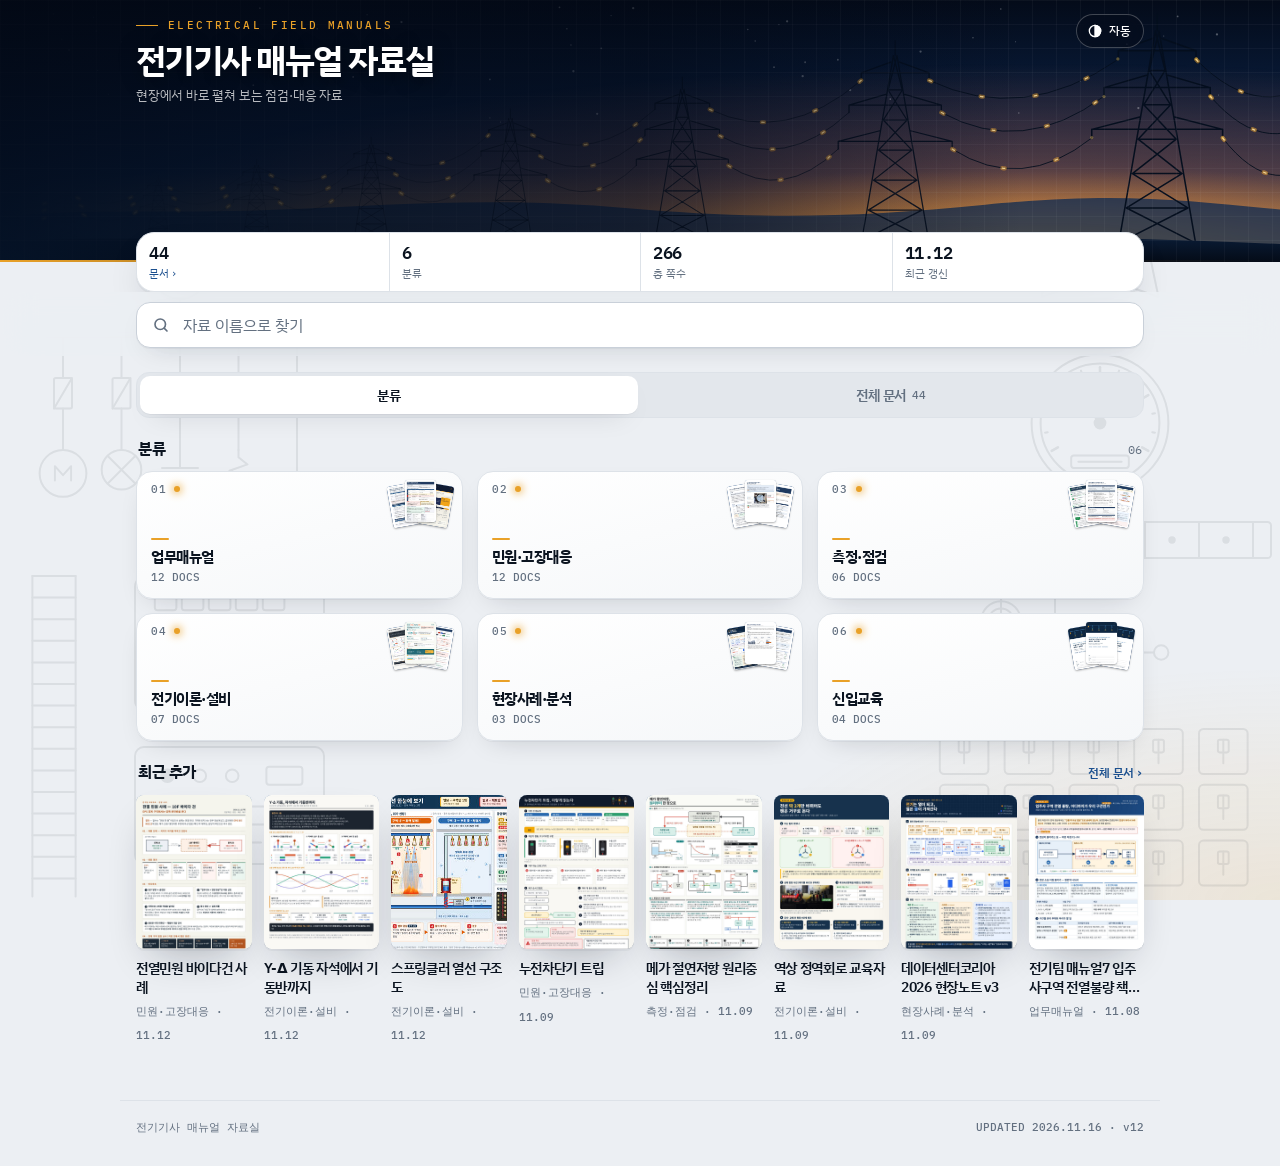
<file: index.html>
<!doctype html>
<html lang="ko">
<head>
<meta charset="utf-8">
<meta name="viewport" content="width=device-width, initial-scale=1, viewport-fit=cover">
<meta name="theme-color" content="#0a2247">
<script>try{var t=localStorage.getItem("pdf-lib-theme");if(t==="light"||t==="dark")document.documentElement.setAttribute("data-theme",t)}catch(e){}</script>
<title>전기기사 매뉴얼 자료실</title>
<meta name="description" content="현장에서 바로 펼쳐 보는 전기 설비 점검·대응 PDF 매뉴얼. 분류별로 찾고 휴대폰에서 바로 열람하세요.">
<link rel="canonical" href="https://junguk2163007-ops.github.io/eepdf/">
<!-- 링크 미리보기(카카오톡·문자·메신저·SNS) -->
<meta property="og:type" content="website">
<meta property="og:site_name" content="전기기사 매뉴얼 자료실">
<meta property="og:locale" content="ko_KR">
<meta property="og:title" content="전기기사 매뉴얼 자료실">
<meta property="og:description" content="현장에서 바로 펼쳐 보는 전기 설비 점검·대응 PDF 매뉴얼">
<meta property="og:url" content="https://junguk2163007-ops.github.io/eepdf/">
<meta property="og:image" content="https://junguk2163007-ops.github.io/eepdf/assets/og.jpg?v=1">
<meta property="og:image:type" content="image/jpeg">
<meta property="og:image:width" content="1200">
<meta property="og:image:height" content="630">
<meta property="og:image:alt" content="송전탑이 늘어선 노을 하늘 위에 쓴 '전기기사 매뉴얼 자료실'">
<meta name="twitter:card" content="summary_large_image">
<meta name="twitter:title" content="전기기사 매뉴얼 자료실">
<meta name="twitter:description" content="현장에서 바로 펼쳐 보는 전기 설비 점검·대응 PDF 매뉴얼">
<meta name="twitter:image" content="https://junguk2163007-ops.github.io/eepdf/assets/og.jpg?v=1">
<meta name="apple-mobile-web-app-capable" content="yes">
<meta name="apple-mobile-web-app-title" content="전기매뉴얼">
<link rel="icon" href="assets/favicon.ico" sizes="32x32">
<link rel="icon" href="assets/favicon.svg" type="image/svg+xml">
<link rel="icon" href="assets/favicon-32.png" type="image/png" sizes="32x32">
<link rel="icon" href="assets/icon-192.png" type="image/png" sizes="192x192">
<link rel="shortcut icon" href="assets/favicon.ico">
<link rel="apple-touch-icon" href="assets/apple-touch-icon.png">
<link rel="manifest" href="site.webmanifest">
<link rel="preconnect" href="https://fonts.googleapis.com">
<link rel="preconnect" href="https://fonts.gstatic.com" crossorigin>
<link rel="stylesheet" href="https://fonts.googleapis.com/css2?family=IBM+Plex+Mono:wght@400;500;600&family=IBM+Plex+Sans+KR:wght@400;500;600;700&display=swap">
<link rel="stylesheet" href="style.css?v=dev">
</head>
<body>
<div class="bg-art l" aria-hidden="true"></div>
<div class="bg-art r" aria-hidden="true"></div>
<header class="top">
<!-- hero:start -->
<div class="hero-art" aria-hidden="true">
<svg class="hero-svg hero-n" viewBox="0 0 800 320" preserveAspectRatio="xMaxYMax slice" aria-hidden="true" focusable="false">
<defs>
<radialGradient id="sunn" cx="0.8" cy="1.02" r="0.78">
  <stop offset="0" stop-color="#ffc24a" stop-opacity="1"/>
  <stop offset=".18" stop-color="#ff9d2e" stop-opacity=".8"/>
  <stop offset=".5" stop-color="#e0662b" stop-opacity=".32"/>
  <stop offset="1" stop-color="#e0662b" stop-opacity="0"/>
</radialGradient>
<linearGradient id="hilln" x1="0" y1="0" x2="0" y2="1"><stop offset="0" stop-color="#0a1c36"/><stop offset="1" stop-color="#040b17"/></linearGradient>
<linearGradient id="hazen" x1="0" y1="0" x2="0" y2="1"><stop offset="0" stop-color="#ffb347" stop-opacity="0"/><stop offset="1" stop-color="#ffb347" stop-opacity=".42"/></linearGradient>
</defs>
<rect width="800" height="320" fill="url(#sunn)"/>
<g fill="#fff"><circle class="star" cx="280" cy="29" r="0.7" style="animation-delay:-0.3s;animation-duration:4.0s"/><circle class="star" cx="311" cy="16" r="0.9" style="animation-delay:-0.1s;animation-duration:3.7s"/><circle class="star" cx="92" cy="21" r="1.4" style="animation-delay:-0.2s;animation-duration:4.1s"/><circle class="star" cx="741" cy="98" r="0.7" style="animation-delay:-2.3s;animation-duration:3.6s"/><circle class="star" cx="762" cy="15" r="0.9" style="animation-delay:-1.2s;animation-duration:3.0s"/><circle class="star" cx="127" cy="52" r="0.9" style="animation-delay:-0.4s;animation-duration:4.1s"/><circle class="star" cx="179" cy="22" r="0.7" style="animation-delay:-2.3s;animation-duration:4.2s"/><circle class="star" cx="407" cy="84" r="1.1" style="animation-delay:-1.9s;animation-duration:5.0s"/><circle class="star" cx="308" cy="43" r="0.9" style="animation-delay:-2.8s;animation-duration:3.2s"/><circle class="star" cx="465" cy="83" r="1.1" style="animation-delay:-2.9s;animation-duration:3.3s"/><circle class="star" cx="765" cy="25" r="1.4" style="animation-delay:-0.7s;animation-duration:3.5s"/><circle class="star" cx="731" cy="68" r="0.7" style="animation-delay:-3.1s;animation-duration:4.1s"/><circle class="star" cx="688" cy="53" r="1.1" style="animation-delay:-2.4s;animation-duration:4.1s"/><circle class="star" cx="378" cy="127" r="1.1" style="animation-delay:-1.9s;animation-duration:4.3s"/><circle class="star" cx="85" cy="108" r="1.4" style="animation-delay:-1.1s;animation-duration:3.6s"/><circle class="star" cx="535" cy="11" r="1.4" style="animation-delay:-1.4s;animation-duration:4.2s"/><circle class="star" cx="405" cy="39" r="1.1" style="animation-delay:-0.5s;animation-duration:3.2s"/><circle class="star" cx="329" cy="132" r="0.7" style="animation-delay:-0.7s;animation-duration:3.6s"/><circle class="star" cx="246" cy="27" r="1.4" style="animation-delay:-3.5s;animation-duration:3.3s"/><circle class="star" cx="347" cy="59" r="1.4" style="animation-delay:-3.8s;animation-duration:3.0s"/><circle class="star" cx="170" cy="41" r="0.9" style="animation-delay:-0.0s;animation-duration:4.8s"/><circle class="star" cx="175" cy="48" r="0.9" style="animation-delay:-1.7s;animation-duration:3.6s"/><circle class="star" cx="459" cy="143" r="0.7" style="animation-delay:-1.8s;animation-duration:4.9s"/><circle class="star" cx="744" cy="105" r="1.4" style="animation-delay:-1.6s;animation-duration:3.6s"/><circle class="star" cx="396" cy="65" r="0.9" style="animation-delay:-0.3s;animation-duration:3.1s"/><circle class="star" cx="160" cy="56" r="0.7" style="animation-delay:-0.4s;animation-duration:4.1s"/></g>
<rect y="210" width="800" height="110" fill="url(#hazen)"/>
<g transform="scale(1.0000 1)"><path d="M0 268C70 252 120 262 190 256S320 240 400 254 540 266 620 250 740 244 800 256V320H0Z" fill="#0d2a52" opacity=".75"/></g>
<path d="M133.0 306.0L147.8 214.0M167.0 306.0L152.2 214.0M133.0 306.0L164.5 293.1M167.0 306.0L135.5 293.1M135.5 293.1H164.5M135.5 293.1L162.3 280.2M164.5 293.1L137.7 280.2M137.7 280.2H162.3M137.7 280.2L160.2 267.4M162.3 280.2L139.8 267.4M139.8 267.4H160.2M139.8 267.4L158.2 254.5M160.2 267.4L141.8 254.5M141.8 254.5H158.2M141.8 254.5L156.3 241.6M158.2 254.5L143.7 241.6M143.7 241.6H156.3M143.7 241.6L154.3 228.7M156.3 241.6L145.7 228.7M145.7 228.7H154.3M145.7 228.7L152.2 214.0M154.3 228.7L147.8 214.0M124.8 250.8H175.2M124.8 250.8L142.3 246.2M175.2 250.8L157.7 246.2M124.8 250.8V254.0M175.2 250.8V254.0M129.6 235.2H170.4M129.6 235.2L144.7 230.6M170.4 235.2L155.3 230.6M129.6 235.2V238.4M170.4 235.2V238.4M135.0 221.4H165.0M135.0 221.4L146.7 216.8M165.0 221.4L153.3 216.8M135.0 221.4V224.6M165.0 221.4V224.6M150.0 214.0V207.6" fill="none" stroke="#050f1e" stroke-width="0.7" stroke-linecap="round" stroke-linejoin="round" opacity="0.4"/>
<path d="M277.0 311.0L297.8 183.0M323.0 311.0L302.2 183.0M277.0 311.0L319.5 293.1M323.0 311.0L280.5 293.1M280.5 293.1H319.5M280.5 293.1L316.4 275.2M319.5 293.1L283.6 275.2M283.6 275.2H316.4M283.6 275.2L313.5 257.2M316.4 275.2L286.5 257.2M286.5 257.2H313.5M286.5 257.2L310.7 239.3M313.5 257.2L289.3 239.3M289.3 239.3H310.7M289.3 239.3L307.9 221.4M310.7 239.3L292.1 221.4M292.1 221.4H307.9M292.1 221.4L305.2 203.5M307.9 221.4L294.8 203.5M294.8 203.5H305.2M294.8 203.5L302.2 183.0M305.2 203.5L297.8 183.0M266.0 234.2H334.0M266.0 234.2L290.1 227.8M334.0 234.2L309.9 227.8M266.0 234.2V238.7M334.0 234.2V238.7M272.4 212.4H327.6M272.4 212.4L293.4 206.0M327.6 212.4L306.6 206.0M272.4 212.4V216.9M327.6 212.4V216.9M279.8 193.2H320.2M279.8 193.2L296.3 186.8M320.2 193.2L303.7 186.8M279.8 193.2V197.7M320.2 193.2V197.7M300.0 183.0V174.0" fill="none" stroke="#050f1e" stroke-width="0.9" stroke-linecap="round" stroke-linejoin="round" opacity="0.55"/>
<path d="M435.0 318.0L465.8 128.0M501.0 318.0L470.2 128.0M435.0 318.0L495.8 291.4M501.0 318.0L440.2 291.4M440.2 291.4H495.8M440.2 291.4L491.2 264.8M495.8 291.4L444.8 264.8M444.8 264.8H491.2M444.8 264.8L486.9 238.2M491.2 264.8L449.1 238.2M449.1 238.2H486.9M449.1 238.2L482.7 211.6M486.9 238.2L453.3 211.6M453.3 211.6H482.7M453.3 211.6L478.7 185.0M482.7 211.6L457.3 185.0M457.3 185.0H478.7M457.3 185.0L474.7 158.4M478.7 185.0L461.3 158.4M461.3 158.4H474.7M461.3 158.4L470.2 128.0M474.7 158.4L465.8 128.0M419.2 204.0H516.8M419.2 204.0L454.4 194.5M516.8 204.0L481.6 194.5M419.2 204.0V210.7M516.8 204.0V210.7M428.4 171.7H507.6M428.4 171.7L459.3 162.2M507.6 171.7L476.7 162.2M428.4 171.7V178.3M507.6 171.7V178.3M439.0 143.2H497.0M439.0 143.2L463.6 133.7M497.0 143.2L472.4 133.7M439.0 143.2V149.8M497.0 143.2V149.8M468.0 128.0V114.7" fill="none" stroke="#050f1e" stroke-width="1.2" stroke-linecap="round" stroke-linejoin="round" opacity="0.75"/>
<path d="M641.0 332.0L685.8 70.0M735.0 332.0L690.2 70.0M641.0 332.0L727.4 295.3M735.0 332.0L648.6 295.3M648.6 295.3H727.4M648.6 295.3L720.8 258.6M727.4 295.3L655.2 258.6M655.2 258.6H720.8M655.2 258.6L714.5 222.0M720.8 258.6L661.5 222.0M661.5 222.0H714.5M661.5 222.0L708.4 185.3M714.5 222.0L667.6 185.3M667.6 185.3H708.4M667.6 185.3L702.5 148.6M708.4 185.3L673.5 148.6M673.5 148.6H702.5M673.5 148.6L696.7 111.9M702.5 148.6L679.3 111.9M679.3 111.9H696.7M679.3 111.9L690.2 70.0M696.7 111.9L685.8 70.0M618.4 174.8H757.6M618.4 174.8L669.3 161.7M757.6 174.8L706.7 161.7M618.4 174.8V184.0M757.6 174.8V184.0M631.6 130.3H744.4M631.6 130.3L676.4 117.2M744.4 130.3L699.6 117.2M631.6 130.3V139.4M744.4 130.3V139.4M646.6 91.0H729.4M646.6 91.0L682.6 77.9M729.4 91.0L693.4 77.9M646.6 91.0V100.1M729.4 91.0V100.1M688.0 70.0V51.7" fill="none" stroke="#050f1e" stroke-width="1.7" stroke-linecap="round" stroke-linejoin="round" opacity="0.97"/>
<path d="M175.2 254.0Q220.6 279.5 266.0 238.7" fill="none" stroke="#050f1e" stroke-width="0.56" opacity="0.43"/>
<path d="M170.4 238.4Q221.4 263.9 272.4 216.9" fill="none" stroke="#050f1e" stroke-width="0.56" opacity="0.43"/>
<path d="M165.0 224.6Q222.4 250.1 279.8 197.7" fill="none" stroke="#050f1e" stroke-width="0.56" opacity="0.43"/>
<path d="M334.0 238.7Q376.6 267.2 419.2 210.7" fill="none" stroke="#050f1e" stroke-width="0.73" opacity="0.57"/>
<path d="M327.6 216.9Q378.0 245.5 428.4 178.3" fill="none" stroke="#050f1e" stroke-width="0.73" opacity="0.57"/>
<path d="M320.2 197.7Q379.6 226.3 439.0 149.8" fill="none" stroke="#050f1e" stroke-width="0.73" opacity="0.57"/>
<path d="M516.8 210.7Q567.6 248.1 618.4 184.0" fill="none" stroke="#050f1e" stroke-width="1.01" opacity="0.76"/>
<path d="M507.6 178.3Q569.6 215.8 631.6 139.4" fill="none" stroke="#050f1e" stroke-width="1.01" opacity="0.76"/>
<path d="M497.0 149.8Q571.8 187.2 646.6 100.1" fill="none" stroke="#050f1e" stroke-width="1.01" opacity="0.76"/>
<path d="M-40.0 260.0Q42.4 286.0 124.8 254.0" fill="none" stroke="#050f1e" stroke-width="0.60" opacity="0.45"/>
<path d="M-40.0 244.4Q44.8 270.4 129.6 238.4" fill="none" stroke="#050f1e" stroke-width="0.60" opacity="0.45"/>
<path d="M-40.0 230.6Q47.5 256.6 135.0 224.6" fill="none" stroke="#050f1e" stroke-width="0.60" opacity="0.45"/>
<path d="M757.6 184.0Q808.8 268.0 860.0 198.0" fill="none" stroke="#050f1e" stroke-width="1.10" opacity="1.00"/>
<path d="M744.4 139.4Q802.2 223.4 860.0 153.4" fill="none" stroke="#050f1e" stroke-width="1.10" opacity="1.00"/>
<path d="M729.4 100.1Q794.7 184.1 860.0 114.1" fill="none" stroke="#050f1e" stroke-width="1.10" opacity="1.00"/>
<path class="flow-glow" d="M175.2 254.0Q220.6 279.5 266.0 238.7" style="animation-duration:3.2s;animation-delay:-0.0s;opacity:0.29"/>
<path class="flow" d="M175.2 254.0Q220.6 279.5 266.0 238.7" style="animation-duration:3.2s;animation-delay:-0.0s;opacity:0.58"/>
<path class="flow-glow" d="M170.4 238.4Q221.4 263.9 272.4 216.9" style="animation-duration:3.8s;animation-delay:-0.4s;opacity:0.29"/>
<path class="flow" d="M170.4 238.4Q221.4 263.9 272.4 216.9" style="animation-duration:3.8s;animation-delay:-0.4s;opacity:0.58"/>
<path class="flow-glow" d="M165.0 224.6Q222.4 250.1 279.8 197.7" style="animation-duration:4.3s;animation-delay:-0.7s;opacity:0.29"/>
<path class="flow" d="M165.0 224.6Q222.4 250.1 279.8 197.7" style="animation-duration:4.3s;animation-delay:-0.7s;opacity:0.58"/>
<path class="flow-glow" d="M334.0 238.7Q376.6 267.2 419.2 210.7" style="animation-duration:4.9s;animation-delay:-1.1s;opacity:0.34"/>
<path class="flow" d="M334.0 238.7Q376.6 267.2 419.2 210.7" style="animation-duration:4.9s;animation-delay:-1.1s;opacity:0.66"/>
<path class="flow-glow" d="M327.6 216.9Q378.0 245.5 428.4 178.3" style="animation-duration:5.4s;animation-delay:-1.5s;opacity:0.34"/>
<path class="flow" d="M327.6 216.9Q378.0 245.5 428.4 178.3" style="animation-duration:5.4s;animation-delay:-1.5s;opacity:0.66"/>
<path class="flow-glow" d="M320.2 197.7Q379.6 226.3 439.0 149.8" style="animation-duration:3.2s;animation-delay:-1.9s;opacity:0.34"/>
<path class="flow" d="M320.2 197.7Q379.6 226.3 439.0 149.8" style="animation-duration:3.2s;animation-delay:-1.9s;opacity:0.66"/>
<path class="flow-glow" d="M516.8 210.7Q567.6 248.1 618.4 184.0" style="animation-duration:3.8s;animation-delay:-2.2s;opacity:0.39"/>
<path class="flow" d="M516.8 210.7Q567.6 248.1 618.4 184.0" style="animation-duration:3.8s;animation-delay:-2.2s;opacity:0.78"/>
<path class="flow-glow" d="M507.6 178.3Q569.6 215.8 631.6 139.4" style="animation-duration:4.3s;animation-delay:-2.6s;opacity:0.39"/>
<path class="flow" d="M507.6 178.3Q569.6 215.8 631.6 139.4" style="animation-duration:4.3s;animation-delay:-2.6s;opacity:0.78"/>
<path class="flow-glow" d="M497.0 149.8Q571.8 187.2 646.6 100.1" style="animation-duration:4.9s;animation-delay:-3.0s;opacity:0.39"/>
<path class="flow" d="M497.0 149.8Q571.8 187.2 646.6 100.1" style="animation-duration:4.9s;animation-delay:-3.0s;opacity:0.78"/>
<path class="flow-glow" d="M-40.0 260.0Q42.4 286.0 124.8 254.0" style="animation-duration:5.4s;animation-delay:-0.3s;opacity:0.30"/>
<path class="flow" d="M-40.0 260.0Q42.4 286.0 124.8 254.0" style="animation-duration:5.4s;animation-delay:-0.3s;opacity:0.59"/>
<path class="flow-glow" d="M-40.0 244.4Q44.8 270.4 129.6 238.4" style="animation-duration:3.2s;animation-delay:-0.7s;opacity:0.30"/>
<path class="flow" d="M-40.0 244.4Q44.8 270.4 129.6 238.4" style="animation-duration:3.2s;animation-delay:-0.7s;opacity:0.59"/>
<path class="flow-glow" d="M-40.0 230.6Q47.5 256.6 135.0 224.6" style="animation-duration:3.8s;animation-delay:-1.1s;opacity:0.30"/>
<path class="flow" d="M-40.0 230.6Q47.5 256.6 135.0 224.6" style="animation-duration:3.8s;animation-delay:-1.1s;opacity:0.59"/>
<path class="flow-glow" d="M757.6 184.0Q808.8 268.0 860.0 198.0" style="animation-duration:4.3s;animation-delay:-1.4s;opacity:0.47"/>
<path class="flow" d="M757.6 184.0Q808.8 268.0 860.0 198.0" style="animation-duration:4.3s;animation-delay:-1.4s;opacity:0.93"/>
<path class="flow-glow" d="M744.4 139.4Q802.2 223.4 860.0 153.4" style="animation-duration:4.9s;animation-delay:-1.8s;opacity:0.47"/>
<path class="flow" d="M744.4 139.4Q802.2 223.4 860.0 153.4" style="animation-duration:4.9s;animation-delay:-1.8s;opacity:0.93"/>
<path class="flow-glow" d="M729.4 100.1Q794.7 184.1 860.0 114.1" style="animation-duration:5.4s;animation-delay:-2.2s;opacity:0.47"/>
<path class="flow" d="M729.4 100.1Q794.7 184.1 860.0 114.1" style="animation-duration:5.4s;animation-delay:-2.2s;opacity:0.93"/>
<g fill="#ffd25a"><circle class="spark" cx="618" cy="184" r="2" style="animation-delay:-0.0s"/><circle class="spark" cx="758" cy="184" r="2" style="animation-delay:-0.0s"/><circle class="spark" cx="632" cy="139" r="2" style="animation-delay:-0.7s"/><circle class="spark" cx="744" cy="139" r="2" style="animation-delay:-0.7s"/><circle class="spark" cx="647" cy="100" r="2" style="animation-delay:-1.4s"/><circle class="spark" cx="729" cy="100" r="2" style="animation-delay:-1.4s"/></g>
<g transform="scale(1.0000 1)"><path d="M0 296C120 282 240 304 380 296S640 284 800 298V320H0Z" fill="url(#hilln)"/></g>
</svg>
<svg class="hero-svg hero-w" viewBox="0 0 1600 320" preserveAspectRatio="xMaxYMax slice" aria-hidden="true" focusable="false">
<defs>
<radialGradient id="sunw" cx="0.82" cy="1.02" r="0.78">
  <stop offset="0" stop-color="#ffc24a" stop-opacity="1"/>
  <stop offset=".18" stop-color="#ff9d2e" stop-opacity=".8"/>
  <stop offset=".5" stop-color="#e0662b" stop-opacity=".32"/>
  <stop offset="1" stop-color="#e0662b" stop-opacity="0"/>
</radialGradient>
<linearGradient id="hillw" x1="0" y1="0" x2="0" y2="1"><stop offset="0" stop-color="#0a1c36"/><stop offset="1" stop-color="#040b17"/></linearGradient>
<linearGradient id="hazew" x1="0" y1="0" x2="0" y2="1"><stop offset="0" stop-color="#ffb347" stop-opacity="0"/><stop offset="1" stop-color="#ffb347" stop-opacity=".42"/></linearGradient>
</defs>
<rect width="1600" height="320" fill="url(#sunw)"/>
<g fill="#fff"><circle class="star" cx="737" cy="87" r="1.4" style="animation-delay:-1.8s;animation-duration:4.8s"/><circle class="star" cx="332" cy="122" r="1.4" style="animation-delay:-2.5s;animation-duration:4.7s"/><circle class="star" cx="185" cy="51" r="0.7" style="animation-delay:-2.2s;animation-duration:4.9s"/><circle class="star" cx="1017" cy="93" r="1.4" style="animation-delay:-3.9s;animation-duration:4.3s"/><circle class="star" cx="988" cy="30" r="0.7" style="animation-delay:-3.3s;animation-duration:2.8s"/><circle class="star" cx="95" cy="133" r="0.7" style="animation-delay:-3.1s;animation-duration:3.4s"/><circle class="star" cx="950" cy="36" r="0.9" style="animation-delay:-2.6s;animation-duration:3.9s"/><circle class="star" cx="1060" cy="73" r="1.1" style="animation-delay:-1.6s;animation-duration:4.0s"/><circle class="star" cx="1475" cy="20" r="1.1" style="animation-delay:-1.3s;animation-duration:3.2s"/><circle class="star" cx="485" cy="18" r="0.7" style="animation-delay:-1.6s;animation-duration:4.8s"/><circle class="star" cx="635" cy="144" r="0.7" style="animation-delay:-0.9s;animation-duration:5.0s"/><circle class="star" cx="121" cy="61" r="1.4" style="animation-delay:-1.7s;animation-duration:4.1s"/><circle class="star" cx="346" cy="104" r="1.1" style="animation-delay:-0.3s;animation-duration:3.5s"/><circle class="star" cx="1525" cy="116" r="0.7" style="animation-delay:-0.5s;animation-duration:4.4s"/><circle class="star" cx="57" cy="74" r="1.4" style="animation-delay:-0.7s;animation-duration:4.1s"/><circle class="star" cx="729" cy="35" r="0.9" style="animation-delay:-1.7s;animation-duration:3.6s"/><circle class="star" cx="648" cy="149" r="0.7" style="animation-delay:-1.1s;animation-duration:5.1s"/><circle class="star" cx="1277" cy="51" r="0.7" style="animation-delay:-0.8s;animation-duration:3.6s"/><circle class="star" cx="1356" cy="99" r="0.7" style="animation-delay:-0.2s;animation-duration:3.0s"/><circle class="star" cx="720" cy="9" r="1.1" style="animation-delay:-3.3s;animation-duration:3.6s"/><circle class="star" cx="154" cy="38" r="0.9" style="animation-delay:-0.1s;animation-duration:3.6s"/><circle class="star" cx="998" cy="26" r="1.4" style="animation-delay:-3.3s;animation-duration:3.0s"/><circle class="star" cx="635" cy="97" r="1.1" style="animation-delay:-3.6s;animation-duration:4.7s"/><circle class="star" cx="424" cy="35" r="0.9" style="animation-delay:-2.7s;animation-duration:3.6s"/><circle class="star" cx="783" cy="19" r="0.7" style="animation-delay:-0.4s;animation-duration:2.7s"/><circle class="star" cx="1523" cy="42" r="1.4" style="animation-delay:-1.0s;animation-duration:4.7s"/><circle class="star" cx="959" cy="50" r="0.9" style="animation-delay:-3.7s;animation-duration:5.1s"/><circle class="star" cx="235" cy="76" r="0.7" style="animation-delay:-1.1s;animation-duration:5.0s"/><circle class="star" cx="354" cy="10" r="1.1" style="animation-delay:-1.6s;animation-duration:3.2s"/><circle class="star" cx="112" cy="48" r="0.9" style="animation-delay:-0.4s;animation-duration:3.0s"/><circle class="star" cx="734" cy="55" r="0.9" style="animation-delay:-2.4s;animation-duration:5.0s"/><circle class="star" cx="771" cy="59" r="1.1" style="animation-delay:-3.9s;animation-duration:2.7s"/><circle class="star" cx="1020" cy="76" r="1.1" style="animation-delay:-1.3s;animation-duration:5.2s"/><circle class="star" cx="156" cy="86" r="0.7" style="animation-delay:-3.6s;animation-duration:4.5s"/><circle class="star" cx="1124" cy="121" r="1.1" style="animation-delay:-1.4s;animation-duration:4.4s"/><circle class="star" cx="1427" cy="132" r="1.4" style="animation-delay:-3.8s;animation-duration:2.7s"/><circle class="star" cx="810" cy="10" r="1.4" style="animation-delay:-1.5s;animation-duration:2.6s"/><circle class="star" cx="151" cy="21" r="0.7" style="animation-delay:-4.0s;animation-duration:4.9s"/><circle class="star" cx="1161" cy="63" r="1.4" style="animation-delay:-1.8s;animation-duration:4.8s"/><circle class="star" cx="169" cy="115" r="0.7" style="animation-delay:-1.2s;animation-duration:2.8s"/><circle class="star" cx="74" cy="144" r="0.7" style="animation-delay:-2.0s;animation-duration:4.2s"/><circle class="star" cx="1458" cy="44" r="0.7" style="animation-delay:-1.5s;animation-duration:3.0s"/><circle class="star" cx="982" cy="82" r="1.1" style="animation-delay:-2.6s;animation-duration:3.7s"/><circle class="star" cx="1413" cy="54" r="1.1" style="animation-delay:-0.8s;animation-duration:3.7s"/><circle class="star" cx="1281" cy="138" r="0.9" style="animation-delay:-1.5s;animation-duration:4.1s"/><circle class="star" cx="527" cy="27" r="1.4" style="animation-delay:-1.4s;animation-duration:4.9s"/><circle class="star" cx="102" cy="17" r="1.1" style="animation-delay:-3.3s;animation-duration:2.9s"/><circle class="star" cx="766" cy="139" r="1.4" style="animation-delay:-1.5s;animation-duration:4.0s"/><circle class="star" cx="1075" cy="110" r="1.4" style="animation-delay:-1.3s;animation-duration:4.8s"/><circle class="star" cx="468" cy="94" r="1.1" style="animation-delay:-2.3s;animation-duration:3.4s"/><circle class="star" cx="1259" cy="11" r="0.9" style="animation-delay:-1.6s;animation-duration:3.1s"/><circle class="star" cx="1225" cy="46" r="0.9" style="animation-delay:-3.2s;animation-duration:5.2s"/></g>
<rect y="210" width="1600" height="110" fill="url(#hazew)"/>
<g transform="scale(2.0000 1)"><path d="M0 268C70 252 120 262 190 256S320 240 400 254 540 266 620 250 740 244 800 256V320H0Z" fill="#0d2a52" opacity=".75"/></g>
<path d="M108.0 298.0L117.8 234.0M132.0 298.0L122.2 234.0M108.0 298.0L130.3 289.0M132.0 298.0L109.7 289.0M109.7 289.0H130.3M109.7 289.0L128.9 280.1M130.3 289.0L111.1 280.1M111.1 280.1H128.9M111.1 280.1L127.5 271.1M128.9 280.1L112.5 271.1M112.5 271.1H127.5M112.5 271.1L126.2 262.2M127.5 271.1L113.8 262.2M113.8 262.2H126.2M113.8 262.2L124.9 253.2M126.2 262.2L115.1 253.2M115.1 253.2H124.9M115.1 253.2L123.6 244.2M124.9 253.2L116.4 244.2M116.4 244.2H123.6M116.4 244.2L122.2 234.0M123.6 244.2L117.8 234.0M102.2 259.6H137.8M102.2 259.6L114.2 256.4M137.8 259.6L125.8 256.4M102.2 259.6V261.8M137.8 259.6V261.8M105.6 248.7H134.4M105.6 248.7L115.7 245.5M134.4 248.7L124.3 245.5M105.6 248.7V251.0M134.4 248.7V251.0M109.4 239.1H130.6M109.4 239.1L117.1 235.9M130.6 239.1L122.9 235.9M109.4 239.1V241.4M130.6 239.1V241.4M120.0 234.0V229.5" fill="none" stroke="#050f1e" stroke-width="0.6" stroke-linecap="round" stroke-linejoin="round" opacity="0.28"/>
<path d="M215.0 302.0L227.8 220.0M245.0 302.0L232.2 220.0M215.0 302.0L242.8 290.5M245.0 302.0L217.2 290.5M217.2 290.5H242.8M217.2 290.5L240.9 279.0M242.8 290.5L219.1 279.0M219.1 279.0H240.9M219.1 279.0L239.1 267.6M240.9 279.0L220.9 267.6M220.9 267.6H239.1M220.9 267.6L237.4 256.1M239.1 267.6L222.6 256.1M222.6 256.1H237.4M222.6 256.1L235.7 244.6M237.4 256.1L224.3 244.6M224.3 244.6H235.7M224.3 244.6L234.1 233.1M235.7 244.6L225.9 233.1M225.9 233.1H234.1M225.9 233.1L232.2 220.0M234.1 233.1L227.8 220.0M207.8 252.8H252.2M207.8 252.8L223.1 248.7M252.2 252.8L236.9 248.7M207.8 252.8V255.7M252.2 252.8V255.7M212.0 238.9H248.0M212.0 238.9L225.1 234.8M248.0 238.9L234.9 234.8M212.0 238.9V241.7M248.0 238.9V241.7M216.8 226.6H243.2M216.8 226.6L226.9 222.5M243.2 226.6L233.1 222.5M216.8 226.6V229.4M243.2 226.6V229.4M230.0 220.0V214.3" fill="none" stroke="#050f1e" stroke-width="0.65" stroke-linecap="round" stroke-linejoin="round" opacity="0.34"/>
<path d="M331.0 306.0L347.8 202.0M369.0 306.0L352.2 202.0M331.0 306.0L366.1 291.4M369.0 306.0L333.9 291.4M333.9 291.4H366.1M333.9 291.4L363.7 276.9M366.1 291.4L336.3 276.9M336.3 276.9H363.7M336.3 276.9L361.3 262.3M363.7 276.9L338.7 262.3M338.7 262.3H361.3M338.7 262.3L359.0 247.8M361.3 262.3L341.0 247.8M341.0 247.8H359.0M341.0 247.8L356.8 233.2M359.0 247.8L343.2 233.2M343.2 233.2H356.8M343.2 233.2L354.6 218.6M356.8 233.2L345.4 218.6M345.4 218.6H354.6M345.4 218.6L352.2 202.0M354.6 218.6L347.8 202.0M321.9 243.6H378.1M321.9 243.6L341.6 238.4M378.1 243.6L358.4 238.4M321.9 243.6V247.2M378.1 243.6V247.2M327.2 225.9H372.8M327.2 225.9L344.3 220.7M372.8 225.9L355.7 220.7M327.2 225.9V229.6M372.8 225.9V229.6M333.3 210.3H366.7M333.3 210.3L346.6 205.1M366.7 210.3L353.4 205.1M333.3 210.3V214.0M366.7 210.3V214.0M350.0 202.0V194.7" fill="none" stroke="#050f1e" stroke-width="0.75" stroke-linecap="round" stroke-linejoin="round" opacity="0.42"/>
<path d="M466.0 311.0L487.8 177.0M514.0 311.0L492.2 177.0M466.0 311.0L510.3 292.2M514.0 311.0L469.7 292.2M469.7 292.2H510.3M469.7 292.2L507.1 273.5M510.3 292.2L472.9 273.5M472.9 273.5H507.1M472.9 273.5L504.0 254.7M507.1 273.5L476.0 254.7M476.0 254.7H504.0M476.0 254.7L501.1 236.0M504.0 254.7L478.9 236.0M478.9 236.0H501.1M478.9 236.0L498.2 217.2M501.1 236.0L481.8 217.2M481.8 217.2H498.2M481.8 217.2L495.4 198.4M498.2 217.2L484.6 198.4M484.6 198.4H495.4M484.6 198.4L492.2 177.0M495.4 198.4L487.8 177.0M454.5 230.6H525.5M454.5 230.6L479.8 223.9M525.5 230.6L500.2 223.9M454.5 230.6V235.3M525.5 230.6V235.3M461.2 207.8H518.8M461.2 207.8L483.2 201.1M518.8 207.8L496.8 201.1M461.2 207.8V212.5M518.8 207.8V212.5M468.9 187.7H511.1M468.9 187.7L486.2 181.0M511.1 187.7L493.8 181.0M468.9 187.7V192.4M511.1 187.7V192.4M490.0 177.0V167.6" fill="none" stroke="#050f1e" stroke-width="0.9" stroke-linecap="round" stroke-linejoin="round" opacity="0.52"/>
<path d="M630.0 317.0L657.8 145.0M690.0 317.0L662.2 145.0M630.0 317.0L685.3 292.9M690.0 317.0L634.7 292.9M634.7 292.9H685.3M634.7 292.9L681.2 268.8M685.3 292.9L638.8 268.8M638.8 268.8H681.2M638.8 268.8L677.3 244.8M681.2 268.8L642.7 244.8M642.7 244.8H677.3M642.7 244.8L673.5 220.7M677.3 244.8L646.5 220.7M646.5 220.7H673.5M646.5 220.7L669.8 196.6M673.5 220.7L650.2 196.6M650.2 196.6H669.8M650.2 196.6L666.2 172.5M669.8 196.6L653.8 172.5M653.8 172.5H666.2M653.8 172.5L662.2 145.0M666.2 172.5L657.8 145.0M615.6 213.8H704.4M615.6 213.8L647.6 205.2M704.4 213.8L672.4 205.2M615.6 213.8V219.8M704.4 213.8V219.8M624.0 184.6H696.0M624.0 184.6L652.0 176.0M696.0 184.6L668.0 176.0M624.0 184.6V190.6M696.0 184.6V190.6M633.6 158.8H686.4M633.6 158.8L655.8 150.2M686.4 158.8L664.2 150.2M633.6 158.8V164.8M686.4 158.8V164.8M660.0 145.0V133.0" fill="none" stroke="#050f1e" stroke-width="1.05" stroke-linecap="round" stroke-linejoin="round" opacity="0.64"/>
<path d="M832.0 323.0L867.8 109.0M908.0 323.0L872.2 109.0M832.0 323.0L901.9 293.0M908.0 323.0L838.1 293.0M838.1 293.0H901.9M838.1 293.0L896.6 263.1M901.9 293.0L843.4 263.1M843.4 263.1H896.6M843.4 263.1L891.6 233.1M896.6 263.1L848.4 233.1M848.4 233.1H891.6M848.4 233.1L886.8 203.2M891.6 233.1L853.2 203.2M853.2 203.2H886.8M853.2 203.2L882.0 173.2M886.8 203.2L858.0 173.2M858.0 173.2H882.0M858.0 173.2L877.4 143.2M882.0 173.2L862.6 143.2M862.6 143.2H877.4M862.6 143.2L872.2 109.0M877.4 143.2L867.8 109.0M813.8 194.6H926.2M813.8 194.6L854.6 183.9M926.2 194.6L885.4 183.9M813.8 194.6V202.1M926.2 194.6V202.1M824.4 158.2H915.6M824.4 158.2L860.3 147.5M915.6 158.2L879.7 147.5M824.4 158.2V165.7M915.6 158.2V165.7M836.6 126.1H903.4M836.6 126.1L865.2 115.4M903.4 126.1L874.8 115.4M836.6 126.1V133.6M903.4 126.1V133.6M870.0 109.0V94.0" fill="none" stroke="#050f1e" stroke-width="1.3" stroke-linecap="round" stroke-linejoin="round" opacity="0.78"/>
<path d="M1083.0 330.0L1127.8 68.0M1177.0 330.0L1132.2 68.0M1083.0 330.0L1169.4 293.3M1177.0 330.0L1090.6 293.3M1090.6 293.3H1169.4M1090.6 293.3L1162.8 256.6M1169.4 293.3L1097.2 256.6M1097.2 256.6H1162.8M1097.2 256.6L1156.5 220.0M1162.8 256.6L1103.5 220.0M1103.5 220.0H1156.5M1103.5 220.0L1150.4 183.3M1156.5 220.0L1109.6 183.3M1109.6 183.3H1150.4M1109.6 183.3L1144.5 146.6M1150.4 183.3L1115.5 146.6M1115.5 146.6H1144.5M1115.5 146.6L1138.7 109.9M1144.5 146.6L1121.3 109.9M1121.3 109.9H1138.7M1121.3 109.9L1132.2 68.0M1138.7 109.9L1127.8 68.0M1060.4 172.8H1199.6M1060.4 172.8L1111.3 159.7M1199.6 172.8L1148.7 159.7M1060.4 172.8V182.0M1199.6 172.8V182.0M1073.6 128.3H1186.4M1073.6 128.3L1118.4 115.2M1186.4 128.3L1141.6 115.2M1073.6 128.3V137.4M1186.4 128.3V137.4M1088.6 89.0H1171.4M1088.6 89.0L1124.6 75.9M1171.4 89.0L1135.4 75.9M1088.6 89.0V98.1M1171.4 89.0V98.1M1130.0 68.0V49.7" fill="none" stroke="#050f1e" stroke-width="1.55" stroke-linecap="round" stroke-linejoin="round" opacity="0.9"/>
<path d="M1396.0 338.0L1447.8 38.0M1504.0 338.0L1452.2 38.0M1396.0 338.0L1495.2 296.0M1504.0 338.0L1404.8 296.0M1404.8 296.0H1495.2M1404.8 296.0L1487.5 254.0M1495.2 296.0L1412.5 254.0M1412.5 254.0H1487.5M1412.5 254.0L1480.3 212.0M1487.5 254.0L1419.7 212.0M1419.7 212.0H1480.3M1419.7 212.0L1473.3 170.0M1480.3 212.0L1426.7 170.0M1426.7 170.0H1473.3M1426.7 170.0L1466.4 128.0M1473.3 170.0L1433.6 128.0M1433.6 128.0H1466.4M1433.6 128.0L1459.7 86.0M1466.4 128.0L1440.3 86.0M1440.3 86.0H1459.7M1440.3 86.0L1452.2 38.0M1459.7 86.0L1447.8 38.0M1370.1 158.0H1529.9M1370.1 158.0L1428.7 143.0M1529.9 158.0L1471.3 143.0M1370.1 158.0V168.5M1529.9 158.0V168.5M1385.2 107.0H1514.8M1385.2 107.0L1436.9 92.0M1514.8 107.0L1463.1 92.0M1385.2 107.0V117.5M1514.8 107.0V117.5M1402.5 62.0H1497.5M1402.5 62.0L1444.1 47.0M1497.5 62.0L1455.9 47.0M1402.5 62.0V72.5M1497.5 62.0V72.5M1450.0 38.0V17.0" fill="none" stroke="#050f1e" stroke-width="1.85" stroke-linecap="round" stroke-linejoin="round" opacity="0.98"/>
<path d="M137.8 261.8Q172.8 280.5 207.8 255.7" fill="none" stroke="#050f1e" stroke-width="0.50" opacity="0.32"/>
<path d="M134.4 251.0Q173.2 269.7 212.0 241.7" fill="none" stroke="#050f1e" stroke-width="0.50" opacity="0.32"/>
<path d="M130.6 241.4Q173.7 260.1 216.8 229.4" fill="none" stroke="#050f1e" stroke-width="0.50" opacity="0.32"/>
<path d="M252.2 255.7Q287.0 276.1 321.9 247.2" fill="none" stroke="#050f1e" stroke-width="0.50" opacity="0.37"/>
<path d="M248.0 241.7Q287.6 262.1 327.2 229.6" fill="none" stroke="#050f1e" stroke-width="0.50" opacity="0.37"/>
<path d="M243.2 229.4Q288.2 249.8 333.3 214.0" fill="none" stroke="#050f1e" stroke-width="0.50" opacity="0.37"/>
<path d="M378.1 247.2Q416.3 271.0 454.5 235.3" fill="none" stroke="#050f1e" stroke-width="0.58" opacity="0.45"/>
<path d="M372.8 229.6Q417.0 253.4 461.2 212.5" fill="none" stroke="#050f1e" stroke-width="0.58" opacity="0.45"/>
<path d="M366.7 214.0Q417.8 237.8 468.9 192.4" fill="none" stroke="#050f1e" stroke-width="0.58" opacity="0.45"/>
<path d="M525.5 235.3Q570.6 264.2 615.6 219.8" fill="none" stroke="#050f1e" stroke-width="0.68" opacity="0.54"/>
<path d="M518.8 212.5Q571.4 241.4 624.0 190.6" fill="none" stroke="#050f1e" stroke-width="0.68" opacity="0.54"/>
<path d="M511.1 192.4Q572.4 221.3 633.6 164.8" fill="none" stroke="#050f1e" stroke-width="0.68" opacity="0.54"/>
<path d="M704.4 219.8Q759.1 255.5 813.8 202.1" fill="none" stroke="#050f1e" stroke-width="0.82" opacity="0.66"/>
<path d="M696.0 190.6Q760.2 226.3 824.4 165.7" fill="none" stroke="#050f1e" stroke-width="0.82" opacity="0.66"/>
<path d="M686.4 164.8Q761.5 200.5 836.6 133.6" fill="none" stroke="#050f1e" stroke-width="0.82" opacity="0.66"/>
<path d="M926.2 202.1Q993.3 246.3 1060.4 182.0" fill="none" stroke="#050f1e" stroke-width="1.00" opacity="0.79"/>
<path d="M915.6 165.7Q994.6 209.9 1073.6 137.4" fill="none" stroke="#050f1e" stroke-width="1.00" opacity="0.79"/>
<path d="M903.4 133.6Q996.0 177.8 1088.6 98.1" fill="none" stroke="#050f1e" stroke-width="1.00" opacity="0.79"/>
<path d="M1199.6 182.0Q1284.8 236.4 1370.1 168.5" fill="none" stroke="#050f1e" stroke-width="1.19" opacity="0.91"/>
<path d="M1186.4 137.4Q1285.8 191.8 1385.2 117.5" fill="none" stroke="#050f1e" stroke-width="1.19" opacity="0.91"/>
<path d="M1171.4 98.1Q1286.9 152.5 1402.5 72.5" fill="none" stroke="#050f1e" stroke-width="1.19" opacity="0.91"/>
<path d="M-40.0 267.8Q31.1 293.8 102.2 261.8" fill="none" stroke="#050f1e" stroke-width="0.60" opacity="0.33"/>
<path d="M-40.0 257.0Q32.8 283.0 105.6 251.0" fill="none" stroke="#050f1e" stroke-width="0.60" opacity="0.33"/>
<path d="M-40.0 247.4Q34.7 273.4 109.4 241.4" fill="none" stroke="#050f1e" stroke-width="0.60" opacity="0.33"/>
<path d="M1529.9 168.5Q1595.0 252.5 1660.0 182.5" fill="none" stroke="#050f1e" stroke-width="1.10" opacity="1.00"/>
<path d="M1514.8 117.5Q1587.4 201.5 1660.0 131.5" fill="none" stroke="#050f1e" stroke-width="1.10" opacity="1.00"/>
<path d="M1497.5 72.5Q1578.8 156.5 1660.0 86.5" fill="none" stroke="#050f1e" stroke-width="1.10" opacity="1.00"/>
<path class="flow-glow" d="M137.8 261.8Q172.8 280.5 207.8 255.7" style="animation-duration:3.2s;animation-delay:-0.0s;opacity:0.26"/>
<path class="flow" d="M137.8 261.8Q172.8 280.5 207.8 255.7" style="animation-duration:3.2s;animation-delay:-0.0s;opacity:0.51"/>
<path class="flow-glow" d="M134.4 251.0Q173.2 269.7 212.0 241.7" style="animation-duration:3.8s;animation-delay:-0.4s;opacity:0.26"/>
<path class="flow" d="M134.4 251.0Q173.2 269.7 212.0 241.7" style="animation-duration:3.8s;animation-delay:-0.4s;opacity:0.51"/>
<path class="flow-glow" d="M130.6 241.4Q173.7 260.1 216.8 229.4" style="animation-duration:4.3s;animation-delay:-0.7s;opacity:0.26"/>
<path class="flow" d="M130.6 241.4Q173.7 260.1 216.8 229.4" style="animation-duration:4.3s;animation-delay:-0.7s;opacity:0.51"/>
<path class="flow-glow" d="M252.2 255.7Q287.0 276.1 321.9 247.2" style="animation-duration:4.9s;animation-delay:-1.1s;opacity:0.28"/>
<path class="flow" d="M252.2 255.7Q287.0 276.1 321.9 247.2" style="animation-duration:4.9s;animation-delay:-1.1s;opacity:0.54"/>
<path class="flow-glow" d="M248.0 241.7Q287.6 262.1 327.2 229.6" style="animation-duration:5.4s;animation-delay:-1.5s;opacity:0.28"/>
<path class="flow" d="M248.0 241.7Q287.6 262.1 327.2 229.6" style="animation-duration:5.4s;animation-delay:-1.5s;opacity:0.54"/>
<path class="flow-glow" d="M243.2 229.4Q288.2 249.8 333.3 214.0" style="animation-duration:3.2s;animation-delay:-1.9s;opacity:0.28"/>
<path class="flow" d="M243.2 229.4Q288.2 249.8 333.3 214.0" style="animation-duration:3.2s;animation-delay:-1.9s;opacity:0.54"/>
<path class="flow-glow" d="M378.1 247.2Q416.3 271.0 454.5 235.3" style="animation-duration:3.8s;animation-delay:-2.2s;opacity:0.30"/>
<path class="flow" d="M378.1 247.2Q416.3 271.0 454.5 235.3" style="animation-duration:3.8s;animation-delay:-2.2s;opacity:0.59"/>
<path class="flow-glow" d="M372.8 229.6Q417.0 253.4 461.2 212.5" style="animation-duration:4.3s;animation-delay:-2.6s;opacity:0.30"/>
<path class="flow" d="M372.8 229.6Q417.0 253.4 461.2 212.5" style="animation-duration:4.3s;animation-delay:-2.6s;opacity:0.59"/>
<path class="flow-glow" d="M366.7 214.0Q417.8 237.8 468.9 192.4" style="animation-duration:4.9s;animation-delay:-3.0s;opacity:0.30"/>
<path class="flow" d="M366.7 214.0Q417.8 237.8 468.9 192.4" style="animation-duration:4.9s;animation-delay:-3.0s;opacity:0.59"/>
<path class="flow-glow" d="M525.5 235.3Q570.6 264.2 615.6 219.8" style="animation-duration:5.4s;animation-delay:-0.3s;opacity:0.33"/>
<path class="flow" d="M525.5 235.3Q570.6 264.2 615.6 219.8" style="animation-duration:5.4s;animation-delay:-0.3s;opacity:0.65"/>
<path class="flow-glow" d="M518.8 212.5Q571.4 241.4 624.0 190.6" style="animation-duration:3.2s;animation-delay:-0.7s;opacity:0.33"/>
<path class="flow" d="M518.8 212.5Q571.4 241.4 624.0 190.6" style="animation-duration:3.2s;animation-delay:-0.7s;opacity:0.65"/>
<path class="flow-glow" d="M511.1 192.4Q572.4 221.3 633.6 164.8" style="animation-duration:3.8s;animation-delay:-1.1s;opacity:0.33"/>
<path class="flow" d="M511.1 192.4Q572.4 221.3 633.6 164.8" style="animation-duration:3.8s;animation-delay:-1.1s;opacity:0.65"/>
<path class="flow-glow" d="M704.4 219.8Q759.1 255.5 813.8 202.1" style="animation-duration:4.3s;animation-delay:-1.4s;opacity:0.36"/>
<path class="flow" d="M704.4 219.8Q759.1 255.5 813.8 202.1" style="animation-duration:4.3s;animation-delay:-1.4s;opacity:0.71"/>
<path class="flow-glow" d="M696.0 190.6Q760.2 226.3 824.4 165.7" style="animation-duration:4.9s;animation-delay:-1.8s;opacity:0.36"/>
<path class="flow" d="M696.0 190.6Q760.2 226.3 824.4 165.7" style="animation-duration:4.9s;animation-delay:-1.8s;opacity:0.71"/>
<path class="flow-glow" d="M686.4 164.8Q761.5 200.5 836.6 133.6" style="animation-duration:5.4s;animation-delay:-2.2s;opacity:0.36"/>
<path class="flow" d="M686.4 164.8Q761.5 200.5 836.6 133.6" style="animation-duration:5.4s;animation-delay:-2.2s;opacity:0.71"/>
<path class="flow-glow" d="M926.2 202.1Q993.3 246.3 1060.4 182.0" style="animation-duration:3.2s;animation-delay:-2.5s;opacity:0.40"/>
<path class="flow" d="M926.2 202.1Q993.3 246.3 1060.4 182.0" style="animation-duration:3.2s;animation-delay:-2.5s;opacity:0.79"/>
<path class="flow-glow" d="M915.6 165.7Q994.6 209.9 1073.6 137.4" style="animation-duration:3.8s;animation-delay:-2.9s;opacity:0.40"/>
<path class="flow" d="M915.6 165.7Q994.6 209.9 1073.6 137.4" style="animation-duration:3.8s;animation-delay:-2.9s;opacity:0.79"/>
<path class="flow-glow" d="M903.4 133.6Q996.0 177.8 1088.6 98.1" style="animation-duration:4.3s;animation-delay:-0.3s;opacity:0.40"/>
<path class="flow" d="M903.4 133.6Q996.0 177.8 1088.6 98.1" style="animation-duration:4.3s;animation-delay:-0.3s;opacity:0.79"/>
<path class="flow-glow" d="M1199.6 182.0Q1284.8 236.4 1370.1 168.5" style="animation-duration:4.9s;animation-delay:-0.7s;opacity:0.44"/>
<path class="flow" d="M1199.6 182.0Q1284.8 236.4 1370.1 168.5" style="animation-duration:4.9s;animation-delay:-0.7s;opacity:0.86"/>
<path class="flow-glow" d="M1186.4 137.4Q1285.8 191.8 1385.2 117.5" style="animation-duration:5.4s;animation-delay:-1.0s;opacity:0.44"/>
<path class="flow" d="M1186.4 137.4Q1285.8 191.8 1385.2 117.5" style="animation-duration:5.4s;animation-delay:-1.0s;opacity:0.86"/>
<path class="flow-glow" d="M1171.4 98.1Q1286.9 152.5 1402.5 72.5" style="animation-duration:3.2s;animation-delay:-1.4s;opacity:0.44"/>
<path class="flow" d="M1171.4 98.1Q1286.9 152.5 1402.5 72.5" style="animation-duration:3.2s;animation-delay:-1.4s;opacity:0.86"/>
<path class="flow-glow" d="M-40.0 267.8Q31.1 293.8 102.2 261.8" style="animation-duration:3.8s;animation-delay:-1.8s;opacity:0.26"/>
<path class="flow" d="M-40.0 267.8Q31.1 293.8 102.2 261.8" style="animation-duration:3.8s;animation-delay:-1.8s;opacity:0.52"/>
<path class="flow-glow" d="M-40.0 257.0Q32.8 283.0 105.6 251.0" style="animation-duration:4.3s;animation-delay:-2.1s;opacity:0.26"/>
<path class="flow" d="M-40.0 257.0Q32.8 283.0 105.6 251.0" style="animation-duration:4.3s;animation-delay:-2.1s;opacity:0.52"/>
<path class="flow-glow" d="M-40.0 247.4Q34.7 273.4 109.4 241.4" style="animation-duration:4.9s;animation-delay:-2.5s;opacity:0.26"/>
<path class="flow" d="M-40.0 247.4Q34.7 273.4 109.4 241.4" style="animation-duration:4.9s;animation-delay:-2.5s;opacity:0.52"/>
<path class="flow-glow" d="M1529.9 168.5Q1595.0 252.5 1660.0 182.5" style="animation-duration:5.4s;animation-delay:-2.9s;opacity:0.47"/>
<path class="flow" d="M1529.9 168.5Q1595.0 252.5 1660.0 182.5" style="animation-duration:5.4s;animation-delay:-2.9s;opacity:0.94"/>
<path class="flow-glow" d="M1514.8 117.5Q1587.4 201.5 1660.0 131.5" style="animation-duration:3.2s;animation-delay:-0.2s;opacity:0.47"/>
<path class="flow" d="M1514.8 117.5Q1587.4 201.5 1660.0 131.5" style="animation-duration:3.2s;animation-delay:-0.2s;opacity:0.94"/>
<path class="flow-glow" d="M1497.5 72.5Q1578.8 156.5 1660.0 86.5" style="animation-duration:3.8s;animation-delay:-0.6s;opacity:0.47"/>
<path class="flow" d="M1497.5 72.5Q1578.8 156.5 1660.0 86.5" style="animation-duration:3.8s;animation-delay:-0.6s;opacity:0.94"/>
<g fill="#ffd25a"><circle class="spark" cx="1370" cy="168" r="2" style="animation-delay:-0.0s"/><circle class="spark" cx="1530" cy="168" r="2" style="animation-delay:-0.0s"/><circle class="spark" cx="1385" cy="118" r="2" style="animation-delay:-0.7s"/><circle class="spark" cx="1515" cy="118" r="2" style="animation-delay:-0.7s"/><circle class="spark" cx="1402" cy="72" r="2" style="animation-delay:-1.4s"/><circle class="spark" cx="1498" cy="72" r="2" style="animation-delay:-1.4s"/></g>
<g transform="scale(2.0000 1)"><path d="M0 296C120 282 240 304 380 296S640 284 800 298V320H0Z" fill="url(#hillw)"/></g>
</svg>
</div>
<!-- hero:end -->
  <button class="theme-btn" id="theme" type="button" aria-label="화면 모드 바꾸기"><span id="theme-ic" aria-hidden="true"></span><span id="theme-tx">자동</span></button>
  <div class="top-inner">
    <a class="brand" href="./" id="brand" aria-label="전기기사 매뉴얼 자료실 첫 화면으로">
      <div class="eyebrow">Electrical Field Manuals</div>
      <h1>전기기사 매뉴얼 자료실</h1>
    </a>
    <p id="count">현장에서 바로 펼쳐 보는 점검·대응 자료</p>
  </div>
</header>
<div class="readout-wrap">
  <div class="readout" id="readout" aria-label="자료 현황">
    <a class="ro ro-link" href="#all" aria-label="전체 문서 보기"><b id="ro-docs">–</b><span>문서 ›</span></a>
    <div class="ro"><b id="ro-cats">–</b><span>분류</span></div>
    <div class="ro"><b id="ro-pages">–</b><span>총 쪽수</span></div>
    <div class="ro"><b id="ro-date">–</b><span>최근 갱신</span></div>
  </div>
</div>
<div class="search">
  <div class="search-inner">
    <svg width="18" height="18" viewBox="0 0 24 24" fill="none" stroke="currentColor" stroke-width="2.2" stroke-linecap="round" aria-hidden="true"><circle cx="11" cy="11" r="7"/><path d="M20 20l-3.5-3.5"/></svg>
    <input id="q" type="search" inputmode="search" enterkeyhint="search" autocomplete="off"
           placeholder="자료 이름으로 찾기" aria-label="자료 검색">
    <button class="clear" id="clear" type="button" aria-label="검색어 지우기" hidden>×</button>
  </div>
</div>
<main id="list" aria-live="polite"></main>
<footer id="foot"><span>전기기사 매뉴얼 자료실</span><span id="foot-r"></span></footer>

<script src="lib/pdf.min.js?v=3.11.174"></script>
<script>
(function () {
  var $ = function (id) { return document.getElementById(id); };
  var state = { items: [], categories: [], cat: "", all: false, filter: "", q: "", sort: "name", view: "grid", generated: "" };
  var NEW_DAYS = 14, RECENT_MAX = 8, VERSION = "v12", INBOX = "미분류";
  var DL = '<svg width="18" height="18" viewBox="0 0 24 24" fill="none" stroke="currentColor" stroke-width="2.1" stroke-linecap="round" stroke-linejoin="round" aria-hidden="true"><path d="M12 4v11M7 11l5 5 5-5M5 20h14"/></svg>';
  var BACK = '<svg width="18" height="18" viewBox="0 0 24 24" fill="none" stroke="currentColor" stroke-width="2.4" stroke-linecap="round" stroke-linejoin="round" aria-hidden="true"><path d="M15 5l-7 7 7 7"/></svg>';

  try { state.q = (JSON.parse(sessionStorage.getItem("pdf-lib-state") || "{}").q) || ""; } catch (e) {}
  try { state.sort = localStorage.getItem("pdf-lib-sort") === "new" ? "new" : "name"; } catch (e) {}
  try { state.view = localStorage.getItem("pdf-lib-view") === "list" ? "list" : "grid"; } catch (e) {}
  function persist() { try { sessionStorage.setItem("pdf-lib-state", JSON.stringify({ q: state.q })); } catch (e) {} }

  function esc(s) {
    return String(s).replace(/[&<>"']/g, function (c) {
      return { "&": "&amp;", "<": "&lt;", ">": "&gt;", '"': "&quot;", "'": "&#39;" }[c];
    });
  }
  function norm(s) { return String(s).normalize("NFC").toLowerCase(); }
  function pad(n) { return (n < 10 ? "0" : "") + n; }
  function fmtSize(b) { return b >= 1048576 ? (b / 1048576).toFixed(1) + "MB" : Math.max(1, Math.round(b / 1024)) + "KB"; }
  function fmtDate(d) { return d ? String(d).replace(/-/g, ".") : ""; }
  function isNew(it) {
    if (!it.updated) return false;
    var d = (Date.now() - new Date(it.updated).getTime()) / 86400000;
    return d >= 0 && d <= NEW_DAYS;
  }
  function highlight(text, q) {
    var safe = esc(text);
    if (!q) return safe;
    var i = norm(text).indexOf(q);
    if (i < 0) return safe;
    return esc(text.slice(0, i)) + "<mark>" + esc(text.slice(i, i + q.length)) + "</mark>" + esc(text.slice(i + q.length));
  }
  function catHref(c) { return c ? "#cat=" + encodeURIComponent(c) : "#"; }
  function viewerHref(it) {
    return "viewer.html?f=" + encodeURIComponent(it.path) + "&t=" + encodeURIComponent(it.title) + "&c=" + encodeURIComponent(it.category);
  }
  function dlName(it) { return esc(it.title.replace(/[\\\/:*?"<>|]/g, "_")) + ".pdf"; }
  function sortItems(arr) {
    var a = arr.slice();
    if (state.sort === "new") a.sort(function (x, y) { return x.updated < y.updated ? 1 : x.updated > y.updated ? -1 : 0; });
    return a;
  }

  /* ---------- 표지(첫 페이지 썸네일) ----------
     화면에 보일 때만 하나씩 만들고, 한 번 만든 건 기기에 저장해 다음부터는 바로 뜬다. */
  var thumbQueue = [], thumbBusy = 0, THUMB_PARALLEL = 3, THUMB_W = 240, KEY = "pdfthumb2:";
  try { // 예전 형식의 저장분 정리
    for (var i = localStorage.length - 1; i >= 0; i--) { var k = localStorage.key(i); if (k && k.indexOf("pdfthumb:") === 0) localStorage.removeItem(k); }
  } catch (e) {}
  if (window.pdfjsLib) pdfjsLib.GlobalWorkerOptions.workerSrc = "lib/pdf.worker.min.js";

  function thumbAttrs(it) { return ' data-url="' + esc(it.path) + '" data-key="' + esc(KEY + it.path + ":" + it.size) + '"'; }
  /* 표지 칸: 배포 때 미리 만든 이미지가 있으면 바로 쓰고, 없으면 휴대폰에서 직접 만든다 */
  function thumbSpan(it, cls, big, inner) {
    var src = big ? it.thumb : (it.thumb_s || it.thumb);
    return '<span class="thumb ' + cls + (src ? " has-img" : "") + '" aria-hidden="true"' + (src ? "" : thumbAttrs(it)) + ">" +
      (src ? '<img src="' + esc(src) + '" alt="" loading="lazy" decoding="async" onerror="this.parentNode.classList.remove(\'has-img\');this.remove()">' : "") +
      (inner || "") + "</span>";
  }
  function showThumb(el, src) {
    var img = new Image();
    img.alt = "";
    img.onload = function () { el.appendChild(img); el.classList.add("has-img"); };
    img.src = src;
  }
  function pumpThumbs() {
    while (thumbBusy < THUMB_PARALLEL && thumbQueue.length) {
      var job = thumbQueue.shift();
      if (!document.body.contains(job.el)) continue;
      thumbBusy++;
      makeThumb(job).then(function () {}, function () {}).then(function () { thumbBusy--; pumpThumbs(); });
    }
  }
  function makeThumb(job) {
    var doc;
    return pdfjsLib.getDocument({ url: job.url, cMapUrl: "lib/cmaps/", cMapPacked: true, disableAutoFetch: true })
      .promise.then(function (d) { doc = d; return d.getPage(1); })
      .then(function (page) {
        var v1 = page.getViewport({ scale: 1 });
        var vp = page.getViewport({ scale: THUMB_W / v1.width });
        var c = document.createElement("canvas");
        c.width = Math.floor(vp.width); c.height = Math.floor(vp.height);
        var ctx = c.getContext("2d");
        ctx.fillStyle = "#fff"; ctx.fillRect(0, 0, c.width, c.height);
        return page.render({ canvasContext: ctx, viewport: vp }).promise.then(function () {
          var data = c.toDataURL("image/jpeg", 0.74);
          try { localStorage.setItem(job.key, data); } catch (e) {}
          showThumb(job.el, data);
        });
      })
      .then(function () { doc.destroy(); }, function (e) { if (doc) doc.destroy(); throw e; });
  }
  var thumbObserver = ("IntersectionObserver" in window) ? new IntersectionObserver(function (entries) {
    entries.forEach(function (en) {
      if (!en.isIntersecting) return;
      thumbObserver.unobserve(en.target);
      var el = en.target;
      thumbQueue.push({ el: el, url: el.getAttribute("data-url"), key: el.getAttribute("data-key") });
      pumpThumbs();
    });
  }, { rootMargin: "300px 200px" }) : null;
  function hydrateThumbs() {
    var els = document.querySelectorAll(".thumb[data-url]");
    for (var i = 0; i < els.length; i++) {
      var el = els[i], cached = null;
      try { cached = localStorage.getItem(el.getAttribute("data-key")); } catch (e) {}
      if (cached) showThumb(el, cached);
      else if (thumbObserver && window.pdfjsLib) thumbObserver.observe(el);
    }
  }

  /* ---------- 문서 표시: 격자(한 줄 2개) / 목록(표지 큰 줄) ---------- */
  function metaTags(it, withDate, noNew) {
    var meta = [];
    if (isNew(it) && !noNew) meta.push('<span class="tag-new">NEW</span>');
    if (it.pages) meta.push("<span>" + it.pages + "p</span>");
    meta.push("<span>" + fmtSize(it.size) + "</span>");
    if (withDate && it.updated) meta.push("<span>" + fmtDate(it.updated) + "</span>");
    return meta;
  }
  function tileHtml(it, q, showCat) {
    return '<li class="tile"><a class="tile-main" href="' + esc(viewerHref(it)) + '">' +
      thumbSpan(it, "tile-img", true, isNew(it) ? '<span class="tag-new">NEW</span>' : "") +
      '<span class="tile-body">' +
      (showCat ? '<span class="tile-cat">' + esc(it.category + (it.sub ? " · " + it.sub : "")) + "</span>" : "") +
      '<span class="tile-title">' + highlight(it.title, q) + "</span>" +
      '<span class="tile-meta">' + metaTags(it, false, true).join("") + "</span></span></a>" +
      '<a class="tile-dl" href="' + esc(it.path) + '" download="' + dlName(it) + '" aria-label="' + esc(it.title) + ' 다운로드">' + DL + "</a></li>";
  }
  function rowHtml(it, q, showCat) {
    var meta = metaTags(it, true);
    if (showCat) meta.splice(isNew(it) ? 1 : 0, 0, '<span class="tag-cat">' + esc(it.category + (it.sub ? " · " + it.sub : "")) + "</span>");
    return '<li><a class="item" href="' + esc(viewerHref(it)) + '">' +
      thumbSpan(it, "", false) +
      '<span><span class="item-title">' + highlight(it.title, q) + '</span><span class="item-meta">' + meta.join("") + "</span></span></a>" +
      '<a class="dl-btn" href="' + esc(it.path) + '" download="' + dlName(it) + '" aria-label="' + esc(it.title) + ' 다운로드">' + DL + "저장</a></li>";
  }
  function listHtml(items, q, showCat) {
    if (state.view === "grid") return '<ul class="grid">' + items.map(function (it) { return tileHtml(it, q, showCat); }).join("") + "</ul>";
    return '<ul class="list">' + items.map(function (it) { return rowHtml(it, q, showCat); }).join("") + "</ul>";
  }
  function emptyHtml(head, body) { return '<div class="empty"><strong>' + head + "</strong>" + body + "</div>"; }

  function toolbar(sortLabel) {
    var h = '<div class="toolbar"><div class="seg" role="group" aria-label="보기 방식">' +
      '<button type="button" data-view="grid" aria-pressed="' + (state.view === "grid") + '">격자</button>' +
      '<button type="button" data-view="list" aria-pressed="' + (state.view === "list") + '">목록</button></div>';
    if (sortLabel) {
      h += '<div class="seg" role="group" aria-label="정렬">' +
        '<button type="button" data-sort="name" aria-pressed="' + (state.sort === "name") + '">' + sortLabel + "</button>" +
        '<button type="button" data-sort="new" aria-pressed="' + (state.sort === "new") + '">최신순</button></div>';
    }
    return h + "</div>";
  }
  function tabsHtml(active) {
    return '<nav class="tabs" aria-label="보기">' +
      '<a href="#"' + (active === "home" ? ' aria-current="page"' : "") + ">분류</a>" +
      '<a href="#all"' + (active === "all" ? ' aria-current="page"' : "") + '>전체 문서 <i>' + state.items.length + "</i></a></nav>";
  }

  function homeView() {
    var by = {};
    state.items.forEach(function (it) { (by[it.category] = by[it.category] || []).push(it); });
    var html = tabsHtml("home") + '<section class="sec"><div class="sec-h"><h2>분류</h2><span class="mono">' + pad(state.categories.length) + "</span></div><div class=\"cat-grid\">" +
      state.categories.map(function (c, i) {
        var docs = by[c] || [];
        var fan = docs.slice(0, 3).map(function (d, j) { return thumbSpan(d, "f" + (j + 1), false); }).join("");
        return '<a class="cat-card rise' + (c === INBOX ? " inbox" : "") + '" style="--i:' + i + '" href="' + catHref(c) + '">' +
          '<span class="cat-idx">' + pad(i + 1) + (c === INBOX ? '<em class="inbox-tag">정리 대기</em>' : "<i></i>") + "</span>" +
          '<span class="fan" aria-hidden="true">' + fan + "</span>" +
          '<span class="cat-rule"></span><span class="cat-name">' + esc(c) + '</span><span class="cat-count">' + pad(docs.length) + " DOCS</span></a>";
      }).join("") + "</div></section>";

    var recent = state.items.slice().sort(function (a, b) { return a.updated < b.updated ? 1 : a.updated > b.updated ? -1 : 0; }).slice(0, RECENT_MAX);
    if (recent.length) {
      html += '<section class="sec"><div class="sec-h"><h2>최근 추가</h2><a class="more" href="#all">전체 문서 ›</a></div><div class="rail">' +
        recent.map(function (it, i) {
          return '<a class="rc rise" style="--i:' + (i + 3) + '" href="' + esc(viewerHref(it)) + '">' +
            thumbSpan(it, "", true, isNew(it) ? '<span class="tag-new">NEW</span>' : "") +
            '<span class="rc-title">' + esc(it.title) + '</span><span class="rc-meta">' + esc(it.category) + " · " + fmtDate(it.updated).slice(5) + "</span></a>";
        }).join("") + "</div></section>";
    }
    return html;
  }

  /* 전체 문서: 분류에 들어가지 않고 한 번에 보기 */
  function allView() {
    var f = state.filter, counts = {};
    state.items.forEach(function (it) { counts[it.category] = (counts[it.category] || 0) + 1; });
    var chips = '<div class="chips" role="group" aria-label="분류 필터"><button class="chip" type="button" data-filter="" aria-pressed="' + (!f) + '">전체 <i>' + state.items.length + "</i></button>" +
      state.categories.map(function (c) {
        return '<button class="chip" type="button" data-filter="' + esc(c) + '" aria-pressed="' + (f === c) + '">' + esc(c) + " <i>" + (counts[c] || 0) + "</i></button>";
      }).join("") + "</div>";
    var html = tabsHtml("all") + chips + toolbar("분류별");
    var scope = f ? state.items.filter(function (it) { return it.category === f; }) : state.items;
    if (f || state.sort === "new" || state.categories.length < 2) {
      html += listHtml(sortItems(scope), "", !f);
    } else {
      state.categories.forEach(function (c) {
        var g = scope.filter(function (it) { return it.category === c; });
        if (g.length) html += '<div class="grp-h">' + esc(c) + "<span>" + pad(g.length) + "</span></div>" + listHtml(g, "", false);
      });
    }
    return html;
  }

  function categoryView(items) {
    var idx = state.categories.indexOf(state.cat) + 1;
    var latest = items.reduce(function (m, it) { return it.updated > m ? it.updated : m; }, "");
    var html = '<a class="crumb" href="#">' + BACK + "전체 분류</a>" +
      '<header class="cat-head"><span class="kicker">Category ' + pad(idx) + "</span><h2>" + esc(state.cat) + "</h2>" +
      "<p>" + pad(items.length) + " DOCS" + (latest ? " · UPDATED " + fmtDate(latest) : "") + "</p></header>" +
      (state.cat === INBOX ? '<p class="inbox-note">아직 분류하지 않은 자료예요. 분류가 정해지면 해당 분류로 옮겨집니다. 열람과 저장은 그대로 할 수 있어요.</p>' : "") +
      toolbar("이름순");
    var loose = sortItems(items.filter(function (it) { return !it.sub; }));
    var subs = {}, order = [];
    items.forEach(function (it) { if (it.sub) { if (!subs[it.sub]) { subs[it.sub] = []; order.push(it.sub); } subs[it.sub].push(it); } });
    if (loose.length) html += listHtml(loose, "", false);
    var openAll = order.length === 1 && !loose.length;
    order.forEach(function (s) {
      html += '<details class="sub"' + (openAll ? " open" : "") + "><summary><span>" + esc(s) + "</span><em>" + pad(subs[s].length) +
        '</em><svg class="sub-chev" width="18" height="18" viewBox="0 0 24 24" fill="none" stroke="currentColor" stroke-width="2.4" stroke-linecap="round" stroke-linejoin="round" aria-hidden="true"><path d="M6 9l6 6 6-6"/></svg></summary>' +
        listHtml(sortItems(subs[s]), "", false) + "</details>";
    });
    return html;
  }

  function render() {
    var q = norm(state.q.trim());
    var mode = q ? "search" : state.cat ? "category" : state.all ? "all" : "home";
    if (mode === "home" && state.categories.length < 2) mode = "all";
    document.body.classList.toggle("compact", mode !== "home");
    $("q").placeholder = state.cat ? state.cat + " 안에서 찾기" : "자료 이름으로 찾기";
    if (!state.items.length) {
      $("list").innerHTML = emptyHtml("아직 등록된 PDF가 없어요", "pdfs 폴더에 PDF를 올리면 여기에 나타납니다.");
      return;
    }
    var scope = state.cat ? state.items.filter(function (it) { return it.category === state.cat; }) : state.items;
    if (mode === "search") {
      var hits = scope.filter(function (it) {
        return norm(it.title).indexOf(q) >= 0 || norm(it.category).indexOf(q) >= 0 || norm(it.sub || "").indexOf(q) >= 0;
      });
      var head = '<header class="cat-head"><span class="kicker">Search</span><h2>검색 결과</h2><p>' + (state.cat ? esc(state.cat) + " · " : "") + pad(hits.length) + " DOCS</p></header>";
      $("list").innerHTML = hits.length
        ? head + toolbar("") + listHtml(hits, q, true)
        : emptyHtml("찾는 자료가 없어요", "다른 단어로 검색해 보세요." + (state.cat ? '<br><a class="crumb" href="#">전체 분류에서 찾기</a>' : ""));
    } else if (mode === "category") {
      $("list").innerHTML = scope.length ? categoryView(scope) : emptyHtml("이 분류에는 PDF가 없어요", '<a class="crumb" href="#">전체 분류로 돌아가기</a>');
    } else if (mode === "all") {
      $("list").innerHTML = allView();
    } else {
      $("list").innerHTML = homeView();
    }
    hydrateThumbs();
  }

  function syncHash() {
    var h = location.hash, m = h.match(/^#cat=(.+)$/), c = "";
    try { c = m ? decodeURIComponent(m[1]) : ""; } catch (e) {}
    state.cat = state.categories.indexOf(c) >= 0 ? c : "";
    state.all = h === "#all";
  }
  window.addEventListener("hashchange", function () { syncHash(); render(); window.scrollTo(0, 0); });

  $("list").addEventListener("click", function (e) {
    var t;
    if ((t = e.target.closest("[data-sort]"))) {
      state.sort = t.getAttribute("data-sort");
      try { localStorage.setItem("pdf-lib-sort", state.sort); } catch (err) {}
    } else if ((t = e.target.closest("[data-view]"))) {
      state.view = t.getAttribute("data-view");
      try { localStorage.setItem("pdf-lib-view", state.view); } catch (err) {}
    } else if ((t = e.target.closest("[data-filter]"))) {
      state.filter = t.getAttribute("data-filter");
    } else return;
    render();
  });
  $("q").addEventListener("input", function () {
    state.q = $("q").value;
    $("clear").hidden = !state.q;
    persist(); render();
  });
  $("clear").addEventListener("click", function () {
    $("q").value = ""; state.q = ""; $("clear").hidden = true;
    persist(); render(); $("q").focus();
  });
  $("q").value = state.q;
  $("clear").hidden = !state.q;

  /* ---------- 화면 모드: 자동(기기 설정 따름) → 라이트 → 다크 ---------- */
  var THEMES = ["auto", "light", "dark"];
  var THEME_LABEL = { auto: "자동", light: "라이트", dark: "다크" };
  var ICON = {
    auto: '<svg width="16" height="16" viewBox="0 0 24 24" fill="none" stroke="currentColor" stroke-width="2" stroke-linecap="round" aria-hidden="true"><circle cx="12" cy="12" r="8.5"/><path d="M12 3.5v17a8.5 8.5 0 0 0 0-17z" fill="currentColor"/></svg>',
    light: '<svg width="16" height="16" viewBox="0 0 24 24" fill="none" stroke="currentColor" stroke-width="2" stroke-linecap="round" aria-hidden="true"><circle cx="12" cy="12" r="4"/><path d="M12 2.5v2.5M12 19v2.5M2.5 12H5M19 12h2.5M5.3 5.3l1.8 1.8M16.9 16.9l1.8 1.8M5.3 18.7l1.8-1.8M16.9 7.1l1.8-1.8"/></svg>',
    dark: '<svg width="16" height="16" viewBox="0 0 24 24" fill="none" stroke="currentColor" stroke-width="2" stroke-linecap="round" stroke-linejoin="round" aria-hidden="true"><path d="M20.5 14.2A8.5 8.5 0 0 1 9.8 3.5a8.5 8.5 0 1 0 10.7 10.7z"/></svg>'
  };
  var theme = "auto";
  try { var saved = localStorage.getItem("pdf-lib-theme"); if (saved === "light" || saved === "dark") theme = saved; } catch (e) {}
  function applyTheme() {
    var root = document.documentElement;
    if (theme === "auto") root.removeAttribute("data-theme"); else root.setAttribute("data-theme", theme);
    $("theme-ic").innerHTML = ICON[theme];
    $("theme-tx").textContent = THEME_LABEL[theme];
    $("theme").setAttribute("aria-label", "화면 모드: " + THEME_LABEL[theme] + " (누르면 바뀜)");
  }
  $("theme").addEventListener("click", function () {
    theme = THEMES[(THEMES.indexOf(theme) + 1) % THEMES.length];
    try { if (theme === "auto") localStorage.removeItem("pdf-lib-theme"); else localStorage.setItem("pdf-lib-theme", theme); } catch (e) {}
    applyTheme();
  });
  applyTheme();

  // 제목을 누르면 어디서든(검색·분류·전체 문서) 첫 화면으로
  $("brand").addEventListener("click", function (e) {
    e.preventDefault();
    $("q").value = ""; state.q = ""; $("clear").hidden = true; state.filter = ""; persist();
    if (location.hash && location.hash !== "#") location.hash = "";  // hashchange에서 다시 그린다
    else { syncHash(); render(); window.scrollTo(0, 0); }
  });

  fetch("manifest.json", { cache: "no-cache" })
    .then(function (r) { if (!r.ok) throw new Error(r.status); return r.json(); })
    .then(function (m) {
      state.items = m.items || [];
      state.categories = m.categories || [];
      state.generated = m.generated || "";
      syncHash();
      var pages = state.items.reduce(function (a, it) { return a + (it.pages || 0); }, 0);
      var latest = state.items.reduce(function (a, it) { return it.updated > a ? it.updated : a; }, "");
      $("ro-docs").textContent = state.items.length;
      $("ro-cats").textContent = state.categories.length;
      $("ro-pages").textContent = pages || "–";
      $("ro-date").textContent = latest ? latest.slice(5).replace("-", ".") : "–";
      $("foot-r").textContent = (state.generated ? "UPDATED " + fmtDate(state.generated) + " · " : "") + VERSION;
      render();
    })
    .catch(function () {
      $("list").innerHTML = emptyHtml("목록을 불러오지 못했어요", "manifest.json이 없거나 파일을 직접 열었을 수 있어요. 웹 주소로 접속했는지 확인해 주세요.");
    });
})();
</script>
</body>
</html>
</file>
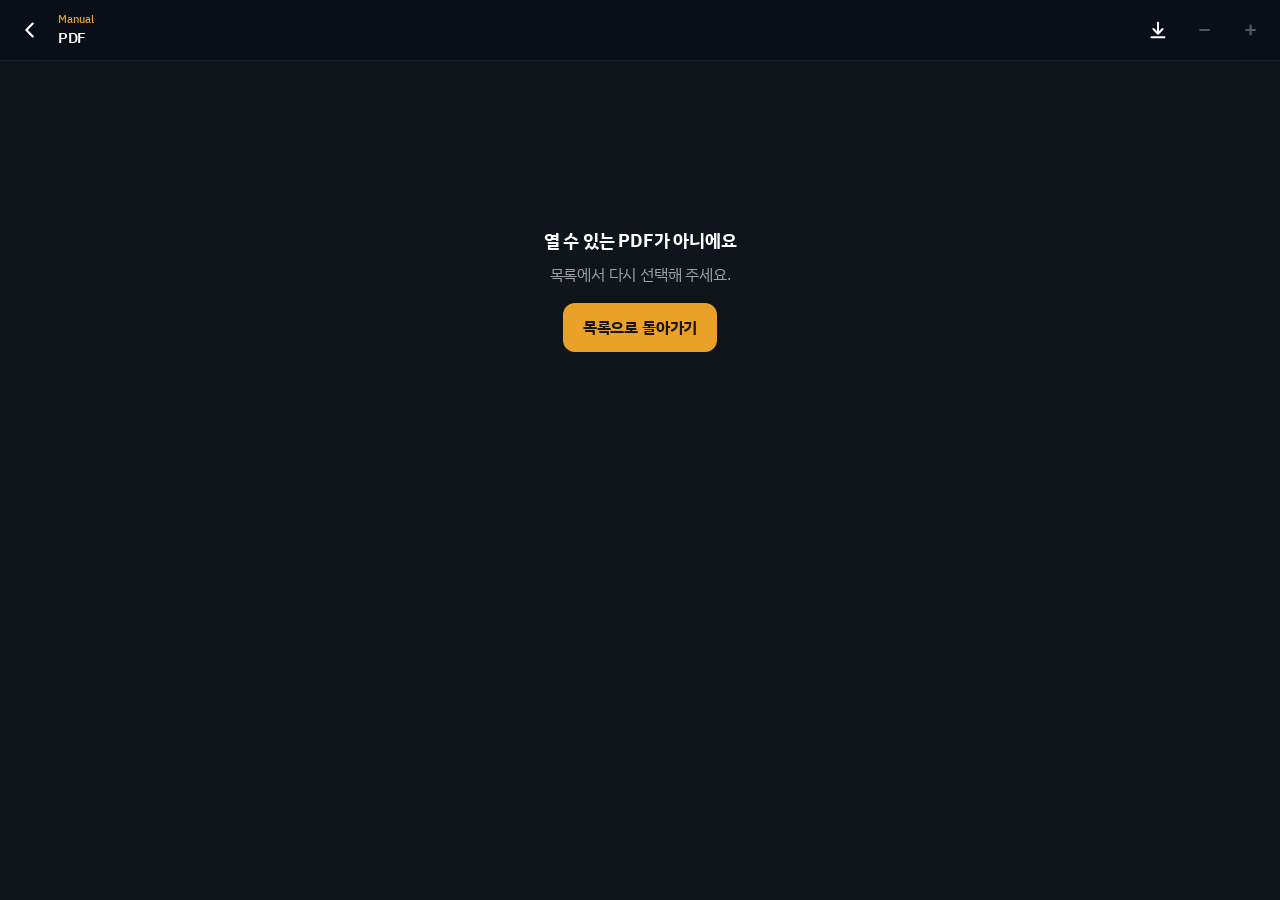
<file: viewer.html>
<!doctype html>
<html lang="ko">
<head>
<meta charset="utf-8">
<meta name="viewport" content="width=device-width, initial-scale=1, viewport-fit=cover">
<meta name="theme-color" content="#0a0f16">
<script>try{var t=localStorage.getItem("pdf-lib-theme");if(t==="light"||t==="dark")document.documentElement.setAttribute("data-theme",t)}catch(e){}</script>
<title>PDF 보기</title>
<meta name="description" content="전기기사 매뉴얼 자료실의 PDF 문서">
<meta property="og:type" content="website">
<meta property="og:site_name" content="전기기사 매뉴얼 자료실">
<meta property="og:locale" content="ko_KR">
<meta property="og:title" content="전기기사 매뉴얼 PDF">
<meta property="og:description" content="현장에서 바로 펼쳐 보는 전기 설비 점검·대응 자료">
<meta property="og:image" content="https://junguk2163007-ops.github.io/eepdf/assets/og.jpg?v=1">
<meta property="og:image:width" content="1200">
<meta property="og:image:height" content="630">
<meta name="twitter:card" content="summary_large_image">
<link rel="icon" href="assets/favicon.ico" sizes="32x32">
<link rel="icon" href="assets/favicon.svg" type="image/svg+xml">
<link rel="icon" href="assets/favicon-32.png" type="image/png" sizes="32x32">
<link rel="icon" href="assets/icon-192.png" type="image/png" sizes="192x192">
<link rel="shortcut icon" href="assets/favicon.ico">
<link rel="apple-touch-icon" href="assets/apple-touch-icon.png">
<link rel="preconnect" href="https://fonts.googleapis.com">
<link rel="preconnect" href="https://fonts.gstatic.com" crossorigin>
<link rel="stylesheet" href="https://fonts.googleapis.com/css2?family=IBM+Plex+Mono:wght@400;500;600&family=IBM+Plex+Sans+KR:wght@400;500;600;700&display=swap">
<link rel="stylesheet" href="style.css?v=dev">
</head>
<body class="viewer">
<div class="progress" id="progress"></div>
<header class="vbar" id="bar">
  <a class="btn" href="index.html" aria-label="목록으로">
    <svg width="22" height="22" viewBox="0 0 24 24" fill="none" stroke="currentColor" stroke-width="2.4" stroke-linecap="round" stroke-linejoin="round" aria-hidden="true"><path d="M15 5l-7 7 7 7"/></svg>
  </a>
  <div class="vtitle"><span class="vcat" id="vcat"></span><span class="vname" id="title">PDF</span></div>
  <a class="btn" id="dl" href="#" download aria-label="PDF 다운로드">
    <svg width="22" height="22" viewBox="0 0 24 24" fill="none" stroke="currentColor" stroke-width="2.2" stroke-linecap="round" stroke-linejoin="round" aria-hidden="true"><path d="M12 4v11M7 11l5 5 5-5M5 20h14"/></svg>
  </a>
  <button class="btn" id="zout" type="button" aria-label="축소" disabled>−</button>
  <button class="btn" id="zin" type="button" aria-label="확대" disabled>+</button>
</header>
<button class="pageno" id="pageno" type="button" aria-label="쪽 이동"></button>
<form class="jump" id="jump" hidden><input id="jn" type="number" inputmode="numeric" enterkeyhint="go" min="1" aria-label="이동할 쪽"><span id="jt"></span></form>
<div class="pages-wrap" id="wrap"><div class="pages" id="pages"></div></div>
<div class="vstatus" id="status">PDF를 불러오는 중…</div>

<script src="lib/pdf.min.js?v=3.11.174"></script>
<script>
(function () {
  var $ = function (id) { return document.getElementById(id); };
  var params = new URLSearchParams(location.search);
  var file = params.get("f") || "";
  var title = params.get("t") || "PDF";
  $("title").textContent = title;
  $("vcat").textContent = params.get("c") || "Manual";
  document.title = title + " · 전기기사 매뉴얼";

  function fail(head, body) {
    $("status").hidden = false;
    $("status").innerHTML = "<strong>" + head + "</strong>" + body +
      '<br><a href="index.html">목록으로 돌아가기</a>';
  }

  // pdfs/ 폴더 밖의 주소는 열지 않는다
  if (!/^pdfs\/[^:]+\.pdf$/i.test(file) || file.indexOf("..") >= 0) {
    fail("열 수 있는 PDF가 아니에요", "목록에서 다시 선택해 주세요.");
    return;
  }
  var url = new URL(file, location.href).href;

  // 다운로드 버튼: 원본 PDF 파일을 그대로 저장한다
  $("dl").href = file;
  $("dl").setAttribute("download", title.replace(/[\\\/:*?"<>|]/g, "_") + ".pdf");

  pdfjsLib.GlobalWorkerOptions.workerSrc = "lib/pdf.worker.min.js";

  var MINZ = 1, MAXZ = 8;          // 확대 범위 (배)
  var MAXPIX = 8e6;                // 캔버스 한 장의 최대 픽셀 수 (휴대폰 메모리 보호)
  var pdf = null, zoom = 1;
  var holders = [], rendered = {}, observer = null, current = 1;

  // 화면 화소 수(dpr)에 맞춰 그린다. 저해상도 화면도 2배로 그려서 확대 시 덜 뭉개진다.
  function wantOut() { return Math.min(Math.max(window.devicePixelRatio || 1, 2), 3); }
  function baseOut(cssW, cssH) { return Math.max(0.75, Math.min(wantOut(), Math.sqrt(MAXPIX / (cssW * cssH)))); }

  function availWidth() { return Math.min(document.documentElement.clientWidth, 900); }

  function layout() {
    var w = Math.round(availWidth() * zoom);
    holders.forEach(function (h) {
      h.el.style.width = w + "px";
      h.el.style.height = Math.round(w * h.ratio) + "px";
    });
  }

  /* ---------- 쪽 그리기: 확대한 크기에 맞춰 다시 그려서 선명하게 ---------- */
  function renderPage(n) {
    var h = holders[n - 1];
    var stamp = h.el.style.width;
    if (rendered[n] === stamp) return;
    if (h.task) { try { h.task.cancel(); } catch (e) {} h.task = null; }
    rendered[n] = stamp;
    pdf.getPage(n).then(function (page) {
      if (rendered[n] !== stamp) return;
      var cssW = parseFloat(h.el.style.width), cssH = parseFloat(h.el.style.height);
      var vp1 = page.getViewport({ scale: 1 });
      var out = baseOut(cssW, cssH);
      var vp = page.getViewport({ scale: (cssW / vp1.width) * out });
      var canvas = document.createElement("canvas");
      canvas.className = "base";
      canvas.width = Math.floor(vp.width);
      canvas.height = Math.floor(vp.height);
      var task = page.render({ canvasContext: canvas.getContext("2d"), viewport: vp });
      h.task = task;
      return task.promise.then(function () {
        if (rendered[n] !== stamp) { canvas.width = canvas.height = 0; return; }
        h.task = null;
        var old = h.el.querySelector("canvas.base");
        if (old) { old.width = old.height = 0; old.remove(); }
        h.el.insertBefore(canvas, h.el.firstChild);
        var ph = h.el.querySelector(".ph"); if (ph) ph.remove();
        page.cleanup();
      });
    }).catch(function (e) {
      if (!e || e.name !== "RenderingCancelledException") { if (rendered[n] === stamp) rendered[n] = null; }
    });
  }

  // 멀리 지나간 쪽은 비워서 메모리를 돌려준다 (쪽수가 많은 PDF 대비)
  function freePage(n) {
    var h = holders[n - 1];
    if (h.task) { try { h.task.cancel(); } catch (e) {} h.task = null; }
    clearDetail(h);
    var c = h.el.querySelector("canvas.base");
    if (c) {
      c.width = c.height = 0; c.remove();
      var ph = document.createElement("div");
      ph.className = "ph"; ph.textContent = n + "쪽";
      h.el.appendChild(ph);
    }
    rendered[n] = null;
  }

  /* ---------- 고해상도 타일 ----------
     많이 확대했을 때는 페이지 전체를 한 장으로 그리면 해상도가 제한되므로,
     지금 화면에 보이는 부분만 화면 화소 그대로 따로 그려서 위에 얹는다. */
  var detailTimer;
  function scheduleDetail() { clearTimeout(detailTimer); detailTimer = setTimeout(updateDetails, 180); }
  function clearDetail(h) {
    if (h.dtask) { try { h.dtask.cancel(); } catch (e) {} h.dtask = null; }
    if (h.dcanvas) { h.dcanvas.width = h.dcanvas.height = 0; h.dcanvas.remove(); h.dcanvas = null; }
    h.dkey = null; h.dtile = null;
  }
  function updateDetails() {
    if (!pdf || pinch) return;
    var vw = window.innerWidth, vh = window.innerHeight;
    holders.forEach(function (h, i) {
      var r = h.el.getBoundingClientRect(), cssW = r.width, cssH = r.height;
      var visible = r.bottom > 0 && r.top < vh && r.right > 0 && r.left < vw;
      if (!visible || baseOut(cssW, cssH) >= wantOut() - 0.05) { clearDetail(h); return; }
      var vx0 = Math.max(0, -r.left), vy0 = Math.max(0, -r.top);
      var vx1 = Math.min(cssW, vw - r.left), vy1 = Math.min(cssH, vh - r.top);
      var t = h.dtile;
      if (t && t.w === Math.round(cssW) && t.x0 <= vx0 && t.y0 <= vy0 && t.x1 >= vx1 && t.y1 >= vy1) return; // 이미 덮고 있음
      var mx = vw * 0.25, my = vh * 0.25;
      var x0 = Math.floor(Math.max(0, vx0 - mx)), y0 = Math.floor(Math.max(0, vy0 - my));
      var x1 = Math.ceil(Math.min(cssW, vx1 + mx)), y1 = Math.ceil(Math.min(cssH, vy1 + my));
      var tw = x1 - x0, th = y1 - y0;
      if (tw <= 0 || th <= 0) { clearDetail(h); return; }
      if (h.dtask) { try { h.dtask.cancel(); } catch (e) {} h.dtask = null; }
      var key = [Math.round(cssW), x0, y0, tw, th].join(",");
      h.dkey = key;
      pdf.getPage(i + 1).then(function (page) {
        if (h.dkey !== key) return;
        var vp1 = page.getViewport({ scale: 1 });
        var out = Math.min(wantOut(), Math.sqrt(MAXPIX / (tw * th)));
        var vp = page.getViewport({ scale: (cssW / vp1.width) * out });
        var c = document.createElement("canvas");
        c.className = "detail";
        c.width = Math.ceil(tw * out); c.height = Math.ceil(th * out);
        c.style.left = x0 + "px"; c.style.top = y0 + "px";
        c.style.width = tw + "px"; c.style.height = th + "px";
        var task = page.render({ canvasContext: c.getContext("2d"), viewport: vp, transform: [1, 0, 0, 1, -x0 * out, -y0 * out] });
        h.dtask = task;
        return task.promise.then(function () {
          if (h.dkey !== key) { c.width = c.height = 0; return; }
          h.dtask = null;
          var old = h.dcanvas;
          h.el.appendChild(c); h.dcanvas = c;
          h.dtile = { w: Math.round(cssW), x0: x0, y0: y0, x1: x1, y1: y1 };
          if (old) { old.width = old.height = 0; old.remove(); }
          page.cleanup();
        });
      }).catch(function () { if (h.dkey === key) h.dkey = null; });
    });
  }

  function watch() {
    if (observer) observer.disconnect();
    observer = new IntersectionObserver(function (entries) {
      entries.forEach(function (en) {
        var n = Number(en.target.getAttribute("data-n"));
        if (en.isIntersecting) renderPage(n); else freePage(n);
      });
      updateCurrent();
    }, { rootMargin: "100% 0px" });
    holders.forEach(function (h) { observer.observe(h.el); });
  }

  function updateCurrent() {
    var mid = window.innerHeight * 0.4, best = current;
    for (var i = 0; i < holders.length; i++) {
      var r = holders[i].el.getBoundingClientRect();
      if (r.top <= mid && r.bottom > mid) { best = i + 1; break; }
    }
    current = best;
    $("pageno").textContent = current + " / " + holders.length;
  }

  var lastY = window.scrollY;
  window.addEventListener("scroll", function () {
    updateCurrent(); scheduleDetail();
    var y = window.scrollY, bar = $("bar");
    if (y < 60 || y < lastY - 6) bar.classList.remove("hide");
    else if (y > lastY + 6) bar.classList.add("hide");
    lastY = y;
  }, { passive: true });

  /* ---------- 확대/축소 ----------
     (fx,fy) 지점의 내용이 확대 후 (tx,ty) 위치에 오도록 스크롤을 맞춘다. */
  function updateButtons() {
    $("zout").disabled = zoom <= MINZ + 0.001;
    $("zin").disabled = zoom >= MAXZ - 0.001;
  }
  function setZoom(z, fx, fy, tx, ty) {
    z = Math.max(MINZ, Math.min(MAXZ, z));
    if (Math.abs(z - zoom) < 0.001) return;
    var pr = $("pages").getBoundingClientRect();
    var ox = fx - pr.left, oy = fy - pr.top, docTop = pr.top + window.scrollY;
    var r = z / zoom;
    zoom = z;
    holders.forEach(clearDetail);
    layout();
    $("wrap").scrollLeft = ox * r - tx;
    window.scrollTo(0, docTop + oy * r - ty);
    watch();
    updateButtons();
    scheduleDetail();
  }
  function centerZoom(factor) {
    var cx = window.innerWidth / 2, cy = window.innerHeight / 2;
    setZoom(zoom * factor, cx, cy, cx, cy);
  }
  $("zin").addEventListener("click", function () { centerZoom(1.5); });
  $("zout").addEventListener("click", function () { centerZoom(1 / 1.5); });

  /* ---------- 손가락 벌리기(핀치) / 두 번 탭 ---------- */
  var wrap = $("wrap"); wrap.addEventListener("scroll", scheduleDetail, { passive: true });
  var pinch = null, pinchEnd = 0, lastTap = { t: 0, x: 0, y: 0 }, start = null;
  function mid(e) {
    var a = e.touches[0], b = e.touches[1];
    return { x: (a.clientX + b.clientX) / 2, y: (a.clientY + b.clientY) / 2, d: Math.hypot(a.clientX - b.clientX, a.clientY - b.clientY) };
  }
  wrap.addEventListener("touchstart", function (e) {
    if (e.touches.length === 2) {
      var m = mid(e), pg = $("pages"), pr = pg.getBoundingClientRect();
      pinch = { d0: m.d || 1, fx: m.x, fy: m.y, tx: m.x, ty: m.y, s: 1 };
      pg.style.transformOrigin = (m.x - pr.left) + "px " + (m.y - pr.top) + "px";
      pg.style.willChange = "transform";
    } else if (e.touches.length === 1) {
      start = { x: e.touches[0].clientX, y: e.touches[0].clientY };
    }
  }, { passive: true });
  wrap.addEventListener("touchmove", function (e) {
    if (!pinch || e.touches.length !== 2) return;
    e.preventDefault();
    var m = mid(e);
    var s = Math.max(MINZ / zoom, Math.min(MAXZ / zoom, m.d / pinch.d0));
    pinch.s = s; pinch.tx = m.x; pinch.ty = m.y;
    $("pages").style.transform = "scale(" + s + ")";
  }, { passive: false });
  function finishPinch() {
    if (!pinch) return;
    var p = pinch; pinch = null; pinchEnd = Date.now();
    var pg = $("pages");
    pg.style.transform = ""; pg.style.willChange = "";
    setZoom(zoom * p.s, p.fx, p.fy, p.tx, p.ty);
  }
  wrap.addEventListener("touchend", function (e) {
    if (pinch) { if (e.touches.length < 2) finishPinch(); return; }
    if (e.touches.length || !e.changedTouches.length || !start) return;
    if (Date.now() - pinchEnd < 400) return;
    var t = e.changedTouches[0];
    if (Math.hypot(t.clientX - start.x, t.clientY - start.y) > 10) return; // 스크롤이었음
    var now = Date.now();
    if (now - lastTap.t < 300 && Math.hypot(t.clientX - lastTap.x, t.clientY - lastTap.y) < 30) {
      lastTap.t = 0;
      setZoom(zoom > 1.2 ? 1 : 2.5, t.clientX, t.clientY, t.clientX, t.clientY);
    } else {
      lastTap = { t: now, x: t.clientX, y: t.clientY };
    }
  }, { passive: true });
  wrap.addEventListener("touchcancel", finishPinch, { passive: true });

  /* ---------- 쪽 이동: 아래 쪽 번호를 누르고 숫자를 입력 ---------- */
  function closeJump() { $("jump").hidden = true; $("pageno").hidden = false; }
  $("pageno").addEventListener("click", function () {
    if (!holders.length) return;
    $("pageno").hidden = true; $("jump").hidden = false;
    $("jn").max = holders.length; $("jn").value = ""; $("jn").placeholder = current;
    $("jt").textContent = "/ " + holders.length;
    $("jn").focus();
  });
  $("jump").addEventListener("submit", function (e) {
    e.preventDefault();
    var n = Math.max(1, Math.min(holders.length, parseInt($("jn").value, 10) || current));
    closeJump();
    var r = holders[n - 1].el.getBoundingClientRect();
    window.scrollTo(0, window.scrollY + r.top - 10);
    $("bar").classList.add("hide");
  });
  $("jn").addEventListener("blur", function () { setTimeout(closeJump, 120); });

  var rt;
  window.addEventListener("resize", function () {
    clearTimeout(rt);
    rt = setTimeout(function () { if (pdf) { holders.forEach(clearDetail); layout(); watch(); scheduleDetail(); } }, 150);
  });

  /* ---------- 불러오기 ---------- */
  var task = pdfjsLib.getDocument({ url: url, cMapUrl: "lib/cmaps/", cMapPacked: true });
  task.onProgress = function (p) {
    if (p.total) $("progress").style.width = Math.min(100, (p.loaded / p.total) * 100) + "%";
  };
  task.promise.then(function (doc) {
    pdf = doc;
    $("progress").style.width = "100%";
    setTimeout(function () { $("progress").style.display = "none"; }, 300);
    // 모든 쪽의 비율을 미리 구해 자리를 잡아 두면 스크롤 위치가 흔들리지 않는다
    var ps = [];
    for (var n = 1; n <= doc.numPages; n++) {
      ps.push(doc.getPage(n).then(function (p) { var v = p.getViewport({ scale: 1 }); return v.height / v.width; }));
    }
    return Promise.all(ps);
  }).then(function (ratios) {
    $("status").hidden = true;
    var box = $("pages");
    ratios.forEach(function (r, i) {
      var el = document.createElement("div");
      el.className = "page";
      el.setAttribute("data-n", i + 1);
      el.innerHTML = '<div class="ph">' + (i + 1) + "쪽</div>";
      box.appendChild(el);
      holders.push({ el: el, ratio: r, task: null, dtask: null, dcanvas: null, dkey: null, dtile: null });
    });
    layout(); watch(); updateCurrent(); updateButtons();
  }).catch(function (err) {
    $("progress").style.display = "none";
    var missing = err && (err.name === "MissingPDFException" || err.status === 404);
    fail(missing ? "PDF 파일을 찾을 수 없어요" : "PDF를 열지 못했어요",
      missing ? "파일이 이동되었거나 삭제되었을 수 있어요." :
      '네트워크 상태를 확인하고 다시 시도해 주세요.<br><a href="' + file + '">PDF 파일 직접 열기</a>');
  });
})();
</script>
</body>
</html>
</file>
<file: style.css>
/* 전기기사 매뉴얼 자료실
   콘셉트: 배전반 명판 + 도면 목록. 남색/흑연 바탕에 호박(앰버) 한 가지 포인트.
   글꼴: IBM Plex Sans KR(본문·제목) / IBM Plex Mono(번호·수치) */
:root {
  --bg: #eceff3;
  --bg-2: #e3e7ec;
  --surface: #ffffff;
  --surface-2: #f5f7f9;
  --ink: #0b1420;
  --ink-2: #2b3746;
  --muted: #637080;
  --line: #dde2e8;
  --line-2: #c9d0d9;
  --navy: #0b2447;
  --accent: #e9a128;
  --accent-ink: #1b1305;
  --link: #1c508f;
  --col: 720px;  /* 본문 폭 (PC에서는 아래에서 넓힘) */
  --glow-a: rgba(28, 80, 143, 0.14);
  --glow-b: rgba(233, 161, 40, 0.13);
  --shadow: 0 1px 0 rgba(11, 20, 32, 0.04), 0 10px 28px -14px rgba(11, 20, 32, 0.22);
  --shadow-lg: 0 2px 0 rgba(11, 20, 32, 0.04), 0 18px 40px -16px rgba(11, 20, 32, 0.3);
  --font: "IBM Plex Sans KR", "Noto Sans KR", system-ui, -apple-system, "Apple SD Gothic Neo", "Malgun Gothic", sans-serif;
  --mono: "IBM Plex Mono", ui-monospace, "SF Mono", Menlo, Consolas, monospace;
}
@media (prefers-color-scheme: dark) {
  :root:not([data-theme="light"]) {
    --bg: #070b11;
    --bg-2: #0c121a;
    --surface: #0f161f;
    --surface-2: #141c27;
    --ink: #edf1f5;
    --ink-2: #c6cfdb;
    --muted: #8794a4;
    --line: #1d2734;
    --line-2: #2b3747;
    --accent: #f2ae3d;
    --link: #86b7f4;
    --glow-a: rgba(60, 120, 205, 0.2);
    --glow-b: rgba(242, 174, 61, 0.09);
    --shadow: 0 1px 0 rgba(255, 255, 255, 0.035) inset, 0 12px 30px -14px rgba(0, 0, 0, 0.75);
    --shadow-lg: 0 1px 0 rgba(255, 255, 255, 0.04) inset, 0 22px 44px -16px rgba(0, 0, 0, 0.85);
    color-scheme: dark;
  }
}
:root[data-theme="dark"] {
  --bg: #070b11;
  --bg-2: #0c121a;
  --surface: #0f161f;
  --surface-2: #141c27;
  --ink: #edf1f5;
  --ink-2: #c6cfdb;
  --muted: #8794a4;
  --line: #1d2734;
  --line-2: #2b3747;
  --accent: #f2ae3d;
  --link: #86b7f4;
  --glow-a: rgba(60, 120, 205, 0.2);
  --glow-b: rgba(242, 174, 61, 0.09);
  --shadow: 0 1px 0 rgba(255, 255, 255, 0.035) inset, 0 12px 30px -14px rgba(0, 0, 0, 0.75);
  --shadow-lg: 0 1px 0 rgba(255, 255, 255, 0.04) inset, 0 22px 44px -16px rgba(0, 0, 0, 0.85);
  color-scheme: dark;
}

* { box-sizing: border-box; }
html { -webkit-text-size-adjust: 100%; -webkit-tap-highlight-color: transparent; }
body {
  margin: 0;
  background: var(--bg);
  color: var(--ink);
  font: 400 16px/1.55 var(--font);
  letter-spacing: -0.012em;
  padding-left: env(safe-area-inset-left, 0px);
  padding-right: env(safe-area-inset-right, 0px);
}
body::before { /* 은은한 주변광 */
  content: "";
  position: fixed; inset: 0; z-index: -1; pointer-events: none;
  background:
    radial-gradient(70% 40% at 0% 0%, var(--glow-a), transparent 70%),
    radial-gradient(60% 36% at 100% 100%, var(--glow-b), transparent 72%);
}
body.viewer::before { display: none; }
a { color: inherit; text-decoration: none; }
button { font: inherit; color: inherit; }
.mono { font-family: var(--mono); letter-spacing: 0; }
:focus-visible { outline: 2px solid var(--accent); outline-offset: 2px; border-radius: 6px; }

@keyframes rise { from { opacity: 0; transform: translateY(10px); } to { opacity: 1; transform: none; } }
.rise { animation: rise 0.55s cubic-bezier(0.2, 0.7, 0.2, 1) both; animation-delay: calc(var(--i, 0) * 45ms); }

/* ================= 히어로 ================= */
.top {
  position: relative;
  color: #fff;
  min-height: 172px;
  padding: max(20px, calc(env(safe-area-inset-top, 0px) + 12px)) 16px 48px;
  background: linear-gradient(180deg, #040b19 0%, #0a2247 52%, #123d70 100%);
  overflow: hidden;
  isolation: isolate;
}
.top::before { /* 글씨 쪽은 어둡게, 도면 격자는 아주 연하게 */
  content: "";
  position: absolute; inset: 0; z-index: 1; pointer-events: none;
  background:
    linear-gradient(90deg, rgba(2, 8, 20, 0.8) 0%, rgba(2, 8, 20, 0.55) 50%, rgba(2, 8, 20, 0) 80%),
    linear-gradient(rgba(255, 255, 255, 0.035) 1px, transparent 1px) 0 0 / 24px 24px,
    linear-gradient(90deg, rgba(255, 255, 255, 0.035) 1px, transparent 1px) 0 0 / 24px 24px;
}
.top::after { /* 구리색 가는 선 */
  content: "";
  position: absolute; left: 0; right: 0; bottom: 0; height: 2px; z-index: 3;
  background: linear-gradient(90deg, var(--accent), rgba(233, 161, 40, 0.15) 70%, transparent);
}
.hero-art { position: absolute; top: 0; right: 0; bottom: 0; width: 100%; max-width: 780px; z-index: 0; pointer-events: none;
  -webkit-mask-image: linear-gradient(90deg, transparent 0, #000 24%); mask-image: linear-gradient(90deg, transparent 0, #000 24%); }
.hero-svg { display: block; width: 100%; height: 100%; }
.hero-w { display: none; }
.star { opacity: 0.3; animation: twinkle 3.6s ease-in-out infinite; }
.flow, .flow-glow { fill: none; stroke-linecap: round; stroke-dasharray: 3 63; animation: flow linear infinite; }
.flow { stroke: #ffe2a0; stroke-width: 1.6; }
.flow-glow { stroke: #ffb02e; stroke-width: 5; }
.spark { opacity: 0.35; animation: spark 2.2s ease-in-out infinite; }
@keyframes flow { to { stroke-dashoffset: -66; } }
@keyframes twinkle { 0%, 100% { opacity: 0.18; } 50% { opacity: 0.95; } }
@keyframes spark { 0%, 100% { opacity: 0.25; } 50% { opacity: 1; } }

.top-inner { position: relative; z-index: 2; max-width: calc(var(--col) - 32px); margin: 0 auto; }
.brand { display: block; width: fit-content; color: inherit; }
.brand:active { opacity: 0.8; }
.eyebrow {
  display: flex; align-items: center; gap: 10px;
  font: 500 0.68rem/1 var(--mono); letter-spacing: 0.22em; text-transform: uppercase;
  color: var(--accent);
}
.eyebrow::before { content: ""; width: 22px; height: 1px; background: var(--accent); }
.top h1 {
  margin: 10px 0 0;
  font-size: 1.62rem; font-weight: 700; line-height: 1.15; letter-spacing: -0.045em;
  text-wrap: balance; text-shadow: 0 2px 18px rgba(0, 0, 0, 0.5);
}
.top p { margin: 6px 0 0; font-size: 0.8rem; line-height: 1.5; color: rgba(255, 255, 255, 0.72); }

/* 계기판(수치 요약) */
.readout-wrap { position: relative; z-index: 4; max-width: var(--col); margin: -30px auto 0; padding: 0 16px; }
.readout {
  display: grid; grid-template-columns: repeat(4, minmax(0, 1fr));
  background: var(--surface);
  border: 1px solid var(--line);
  border-radius: 18px;
  box-shadow: var(--shadow-lg);
}
.ro { padding: 10px 6px 9px 12px; min-width: 0; }
.ro + .ro { border-left: 1px solid var(--line); }
.ro b { display: block; font: 600 1.08rem/1.1 var(--mono); letter-spacing: -0.02em; font-variant-numeric: tabular-nums; }
.ro span { display: block; margin-top: 3px; font-size: 0.68rem; color: var(--muted); letter-spacing: 0; }

/* ================= 검색 ================= */
.search {
  position: sticky; top: 0; z-index: 6;
  padding: 10px 16px 8px;
  padding-top: max(10px, env(safe-area-inset-top, 0px));
  background: var(--bg); /* 구형 브라우저용 */
  background: color-mix(in srgb, var(--bg) 82%, transparent);
  -webkit-backdrop-filter: blur(16px) saturate(1.3); backdrop-filter: blur(16px) saturate(1.3);
}
.search-inner { position: relative; max-width: calc(var(--col) - 32px); margin: 0 auto; }
.search svg { position: absolute; left: 16px; top: 50%; transform: translateY(-50%); color: var(--muted); pointer-events: none; }
.search input {
  width: 100%; height: 46px;
  border: 1px solid var(--line-2);
  border-radius: 14px;
  padding: 0 48px 0 46px;
  font: inherit; font-size: 1rem;
  background: var(--surface); color: var(--ink);
  box-shadow: var(--shadow);
  -webkit-appearance: none; appearance: none;
}
.search input::placeholder { color: var(--muted); }
.search input:focus { outline: 2px solid var(--accent); outline-offset: 0; border-color: transparent; }
.search input::-webkit-search-cancel-button { display: none; }
.search .clear {
  position: absolute; right: 6px; top: 3px; width: 40px; height: 40px;
  border: 0; border-radius: 10px; background: transparent; color: var(--muted);
  font-size: 1.4rem; line-height: 1; cursor: pointer;
}

/* ================= 본문 공통 ================= */
main { max-width: var(--col); margin: 0 auto; padding: 4px 16px 40px; min-height: 40vh; }
.sec { margin-top: 18px; }
.sec-h { display: flex; align-items: baseline; justify-content: space-between; margin: 0 2px 10px; }
.sec-h h2 { margin: 0; font-size: 1rem; font-weight: 700; letter-spacing: -0.03em; }
.sec-h .mono { font-size: 0.72rem; color: var(--muted); }

/* 분류 카드 */
.cat-grid { display: grid; grid-template-columns: repeat(2, minmax(0, 1fr)); gap: 12px; }
.cat-card {
  position: relative; overflow: hidden;
  display: flex; flex-direction: column; justify-content: flex-end;
  min-height: 112px; padding: 13px 14px;
  border-radius: 16px;
  background: linear-gradient(165deg, var(--surface), var(--surface-2));
  border: 1px solid var(--line);
  box-shadow: var(--shadow);
  transition: transform 0.16s, border-color 0.16s;
}
.cat-card:active { transform: scale(0.975); border-color: var(--accent); }
.cat-idx {
  position: absolute; top: 12px; left: 14px;
  display: flex; align-items: center; gap: 7px;
  font: 500 0.7rem/1 var(--mono); letter-spacing: 0.1em; color: var(--muted);
}
.cat-idx i { width: 6px; height: 6px; border-radius: 50%; background: var(--accent); box-shadow: 0 0 8px 1px var(--accent); }
.cat-rule { width: 18px; height: 2px; margin-bottom: 7px; background: var(--accent); border-radius: 1px; }
.cat-name { font-weight: 700; font-size: 0.96rem; line-height: 1.3; letter-spacing: -0.03em; overflow-wrap: anywhere; }
.cat-count { display: block; margin-top: 4px; font: 500 0.7rem/1.2 var(--mono); color: var(--muted); letter-spacing: 0; }
.fan { position: absolute; top: 8px; right: 10px; width: 62px; height: 52px; pointer-events: none; }
.fan .thumb { position: absolute; top: 4px; width: 31px; height: 42px; border-radius: 3px; }
.fan .f1 { left: 0; transform: rotate(-10deg); }
.fan .f2 { left: 15px; top: 0; transform: rotate(0deg); z-index: 1; }
.fan .f3 { left: 30px; transform: rotate(10deg); }

/* 표지(썸네일) */
.thumb {
  position: relative; display: block; overflow: hidden; flex: none;
  background: linear-gradient(160deg, #1b4a85, #0a2247);
  box-shadow: 0 1px 2px rgba(0, 0, 0, 0.3), 0 0 0 1px rgba(255, 255, 255, 0.06);
  border-radius: 5px;
}
.thumb::before {
  content: "PDF";
  position: absolute; left: 0; right: 0; bottom: 0;
  padding: 3px 0 2px; text-align: center;
  font: 600 0.56rem/1 var(--mono); letter-spacing: 0.12em;
  background: var(--accent); color: var(--accent-ink);
}
.thumb img { position: absolute; inset: 0; width: 100%; height: 100%; object-fit: cover; object-position: top; background: #fff; }
.thumb.has-img::before { display: none; }

/* 최근 추가: 표지 가로 목록 */
.rail {
  display: flex; gap: 12px;
  margin: 0 -16px; padding: 2px 16px 14px;
  overflow-x: auto; scroll-snap-type: x proximity; scrollbar-width: none;
}
.rail::-webkit-scrollbar { display: none; }
.rc { flex: none; width: 104px; scroll-snap-align: start; scroll-margin-left: 16px; }
.rc .thumb { width: 104px; height: 140px; border-radius: 8px; box-shadow: var(--shadow-lg), 0 0 0 1px rgba(255, 255, 255, 0.05); }
.rc .tag-new { position: absolute; top: 8px; left: 8px; z-index: 2; box-shadow: 0 2px 8px rgba(0, 0, 0, 0.35); }
.rc-title { margin-top: 10px; font-size: 0.86rem; font-weight: 600; line-height: 1.35; letter-spacing: -0.02em;
  display: -webkit-box; -webkit-line-clamp: 2; -webkit-box-orient: vertical; overflow: hidden; overflow-wrap: anywhere; }
.rc-meta { margin-top: 4px; font: 500 0.66rem/1.3 var(--mono); color: var(--muted); letter-spacing: 0; }
.rc:active .thumb { transform: scale(0.98); }
.rc .thumb { transition: transform 0.16s; }

/* 분류 화면 머리 */
.crumb {
  display: inline-flex; align-items: center; gap: 4px;
  min-height: 44px; margin: 10px 0 0 -6px; padding: 0 8px;
  font-weight: 600; font-size: 0.88rem; color: var(--link);
}
.cat-head { margin: 2px 2px 16px; }
.kicker { font: 500 0.68rem/1 var(--mono); letter-spacing: 0.2em; text-transform: uppercase; color: var(--accent); }
.cat-head h2 { margin: 10px 0 0; font-size: 1.95rem; font-weight: 700; line-height: 1.15; letter-spacing: -0.045em; text-wrap: balance; }
.cat-head p { margin: 8px 0 0; font: 500 0.74rem/1.3 var(--mono); color: var(--muted); letter-spacing: 0; }
.toolbar { display: flex; justify-content: space-between; align-items: center; gap: 8px; margin: 12px 2px 10px; }
.toolbar .lbl { font: 500 0.7rem var(--mono); color: var(--muted); letter-spacing: 0.08em; }
.seg { display: inline-flex; padding: 3px; gap: 2px; border-radius: 11px; background: var(--bg-2); border: 1px solid var(--line); }
.seg button {
  min-height: 30px; padding: 0 11px; border: 0; border-radius: 8px;
  background: transparent; color: var(--muted); font-size: 0.8rem; font-weight: 500; cursor: pointer;
}
.seg button[aria-pressed="true"] { background: var(--surface); color: var(--ink); font-weight: 600; box-shadow: var(--shadow); }

/* 문서 목록 */
.list {
  list-style: none; margin: 0; padding: 0;
  background: var(--surface);
  border: 1px solid var(--line);
  border-radius: 20px;
  box-shadow: var(--shadow);
  overflow: hidden;
}
.list + .list, details.sub + .list { margin-top: 12px; }
.list li { display: flex; align-items: stretch; }
.list li + li { border-top: 1px solid var(--line); }
.item {
  flex: 1; min-width: 0;
  display: grid; grid-template-columns: 52px minmax(0, 1fr); align-items: center; gap: 14px;
  padding: 13px 12px 13px 14px; min-height: 96px;
  transition: background 0.12s;
}
.item:active { background: var(--surface-2); }
.item .thumb { width: 52px; height: 70px; }
.item-title {
  display: -webkit-box; -webkit-line-clamp: 2; -webkit-box-orient: vertical; overflow: hidden;
  font-weight: 600; font-size: 0.97rem; line-height: 1.38; letter-spacing: -0.025em; overflow-wrap: anywhere;
}
.item-meta { display: flex; flex-wrap: wrap; align-items: center; gap: 4px 8px; margin-top: 7px; font: 500 0.68rem/1.4 var(--mono); color: var(--muted); letter-spacing: 0; }
.tag-new {
  display: inline-block; padding: 1px 6px 0; border-radius: 4px;
  font: 600 0.6rem/1.6 var(--mono); letter-spacing: 0.08em;
  background: var(--accent); color: var(--accent-ink);
}
.tag-cat {
  padding: 0 6px; border: 1px solid var(--line-2); border-radius: 4px;
  font: 500 0.64rem/1.6 var(--font); color: var(--ink-2);
}
.dl-btn {
  flex: none; width: 58px;
  display: flex; flex-direction: column; align-items: center; justify-content: center; gap: 3px;
  border-left: 1px solid var(--line);
  color: var(--link); font-size: 0.64rem; font-weight: 600;
}
.dl-btn:active { background: var(--surface-2); }
mark { background: rgba(233, 161, 40, 0.4); background: color-mix(in srgb, var(--accent) 45%, transparent); color: inherit; border-radius: 3px; padding: 0 1px; }

/* 소분류 */
details.sub { margin-top: 12px; }
details.sub summary {
  display: flex; align-items: center; gap: 10px;
  min-height: 58px; padding: 0 16px; list-style: none; cursor: pointer;
  background: var(--surface); border: 1px solid var(--line); border-radius: 16px; box-shadow: var(--shadow);
  font-weight: 600; letter-spacing: -0.02em;
}
details.sub summary::-webkit-details-marker { display: none; }
details.sub summary span { flex: 1; min-width: 0; overflow-wrap: anywhere; }
details.sub summary em { font: 500 0.7rem var(--mono); color: var(--muted); }
.sub-chev { color: var(--muted); transition: transform 0.2s; flex: none; }
details.sub[open] summary { border-radius: 16px 16px 0 0; }
details.sub[open] .sub-chev { transform: rotate(180deg); }
details.sub .list { border-top: 0; border-radius: 0 0 20px 20px; margin-top: 0; }

.empty {
  margin: 40px 0; padding: 34px 22px; text-align: center; color: var(--muted);
  border: 1px dashed var(--line-2); border-radius: 20px; background: var(--surface);
}
.empty strong { display: block; margin-bottom: 6px; color: var(--ink); font-size: 1.05rem; }
footer {
  max-width: var(--col); margin: 0 auto;
  padding: 18px 16px max(30px, env(safe-area-inset-bottom, 0px));
  border-top: 1px solid var(--line);
  display: flex; justify-content: space-between; gap: 12px;
  font: 500 0.68rem/1.5 var(--mono); color: var(--muted); letter-spacing: 0;
}

/* ================= 보기 화면 ================= */
body.viewer { background: #10151c; color: #fff; overflow-x: hidden; }
.vbar {
  position: sticky; top: 0; z-index: 10;
  display: flex; align-items: center; gap: 2px;
  padding: max(8px, env(safe-area-inset-top, 0px)) 8px 8px;
  background: rgba(10, 15, 22, 0.78);
  -webkit-backdrop-filter: blur(18px) saturate(1.4); backdrop-filter: blur(18px) saturate(1.4);
  border-bottom: 1px solid rgba(255, 255, 255, 0.07);
  transition: transform 0.24s ease;
}
.vbar.hide { transform: translateY(-110%); }
.vbar .btn {
  flex: none; min-width: 44px; height: 44px;
  display: grid; place-items: center;
  border: 0; border-radius: 12px; background: transparent; color: #fff;
  font-size: 1.35rem; font-weight: 500; cursor: pointer;
}
.vbar .btn:active { background: rgba(255, 255, 255, 0.14); }
.vbar .btn[disabled] { opacity: 0.3; }
.vtitle { flex: 1; min-width: 0; padding: 0 4px; }
.vcat { display: block; margin-bottom: 1px; font: 500 0.7rem/1.2 var(--font); letter-spacing: 0; color: var(--accent); }
.vname { display: -webkit-box; -webkit-line-clamp: 2; -webkit-box-orient: vertical; overflow: hidden; font-weight: 600; font-size: 0.93rem; line-height: 1.28; letter-spacing: -0.02em; }
.pageno, .jump {
  position: fixed; left: 50%; transform: translateX(-50%); z-index: 10;
  bottom: max(18px, env(safe-area-inset-bottom, 0px));
}
.pageno {
  min-height: 40px; padding: 0 18px; border: 1px solid rgba(255, 255, 255, 0.12); border-radius: 999px;
  background: rgba(10, 15, 22, 0.82); color: #fff; cursor: pointer;
  font: 600 0.82rem var(--mono); font-variant-numeric: tabular-nums;
  -webkit-backdrop-filter: blur(10px); backdrop-filter: blur(10px);
}
.pageno:empty { display: none; }
.jump {
  display: flex; align-items: center; gap: 8px; padding: 0 16px; min-height: 40px;
  border: 1px solid var(--accent); border-radius: 999px; background: rgba(10, 15, 22, 0.92); color: #fff;
  font: 600 0.82rem var(--mono);
}
.jump[hidden] { display: none; }
.jump input { width: 4.2em; border: 0; border-bottom: 1px solid rgba(255, 255, 255, 0.4); background: transparent; color: #fff; text-align: center; font: inherit; padding: 2px 0; -moz-appearance: textfield; }
.jump input::-webkit-outer-spin-button, .jump input::-webkit-inner-spin-button { -webkit-appearance: none; margin: 0; }
.jump input:focus { outline: none; border-bottom-color: var(--accent); }
.progress { position: fixed; left: 0; top: 0; height: 2px; width: 0; background: var(--accent); z-index: 20; transition: width 0.15s; }
.pages-wrap { overflow-x: auto; padding: 14px 0 88px; touch-action: pan-x pan-y; } /* 확대는 직접 처리 */
.pages { display: flex; flex-direction: column; align-items: center; gap: 12px; width: max-content; min-width: 100%; }
.page { position: relative; background: #fff; box-shadow: 0 2px 14px rgba(0, 0, 0, 0.55); flex: none; }
.page canvas.base { display: block; width: 100%; height: 100%; }
.page canvas.detail { position: absolute; display: block; pointer-events: none; }
.page .ph { position: absolute; inset: 0; display: grid; place-items: center; color: #8a97a2; font: 500 0.8rem var(--mono); }
.vstatus { padding: 64px 24px; text-align: center; color: rgba(255, 255, 255, 0.6); }
.vstatus strong { display: block; margin-bottom: 8px; color: #fff; font-size: 1.1rem; }
.vstatus a { display: inline-block; margin-top: 16px; padding: 12px 20px; border-radius: 12px; background: var(--accent); color: var(--accent-ink); font-weight: 700; }

/* 분류·검색 화면: 헤더를 얇게 줄여 목록이 바로 보이게 */
.top, .top h1, .top p, .readout-wrap { transition: none; }
body.compact .top { min-height: 0; padding-bottom: 14px; }
body.compact .top h1 { margin-top: 8px; font-size: 1.25rem; }
body.compact .top h1 br { display: none; }
body.compact .top p { display: none; }
body.compact .readout-wrap { display: none; }
body.compact .hero-art { opacity: 0.85; }

@media (min-width: 700px) {
  .top { min-height: 230px; padding-bottom: 56px; }
  .top h1 { font-size: 2.1rem; }
  .cat-grid { grid-template-columns: repeat(3, minmax(0, 1fr)); }
  .grid { grid-template-columns: repeat(3, minmax(0, 1fr)); }
}
@media (prefers-reduced-motion: reduce) {
  .star, .flow, .flow-glow, .spark, .rise { animation: none; }
  .progress, .vbar, .item, .cat-card, .sub-chev, .rc .thumb { transition: none; }
}

/* ================= 전체 문서 / 격자 ================= */
.tabs { display: flex; gap: 4px; margin: 12px 0 0; padding: 3px; border-radius: 13px; background: var(--bg-2); border: 1px solid var(--line); }
.tabs a { flex: 1; display: flex; align-items: center; justify-content: center; gap: 6px; min-height: 38px; border-radius: 10px; font-size: 0.88rem; font-weight: 600; color: var(--muted); }
.tabs a[aria-current="page"] { background: var(--surface); color: var(--ink); box-shadow: var(--shadow); }
.tabs i { font: 500 0.68rem var(--mono); font-style: normal; color: var(--muted); }
.more { font-size: 0.78rem; font-weight: 600; color: var(--link); }
.ro-link { display: block; color: inherit; }
.ro-link span { color: var(--link); }
.chips { display: flex; gap: 6px; margin: 12px -16px 0; padding: 0 16px 2px; overflow-x: auto; scrollbar-width: none; }
.chips::-webkit-scrollbar { display: none; }
.chip { flex: none; min-height: 34px; padding: 0 12px; border: 1px solid var(--line-2); border-radius: 999px; background: var(--surface); color: var(--ink-2); font-size: 0.8rem; font-weight: 500; cursor: pointer; }
.chip i { margin-left: 4px; font: 500 0.66rem var(--mono); font-style: normal; color: var(--muted); }
.chip[aria-pressed="true"] { background: var(--ink); border-color: var(--ink); color: var(--bg); font-weight: 600; }
.chip[aria-pressed="true"] i { color: inherit; opacity: 0.7; }
.grp-h { display: flex; align-items: center; gap: 8px; margin: 18px 2px 8px; font-size: 0.92rem; font-weight: 700; letter-spacing: -0.02em; }
.grp-h::before { content: ""; width: 3px; height: 1em; border-radius: 2px; background: var(--accent); }
.grp-h span { font: 500 0.68rem var(--mono); color: var(--muted); }

.grid { list-style: none; margin: 0; padding: 0; display: grid; grid-template-columns: repeat(2, minmax(0, 1fr)); gap: 8px; }
/* 문서 카드: 위에 표지(첫 쪽 윗부분), 아래에 제목 */
.tile { position: relative; display: flex; overflow: hidden; background: var(--surface); border: 1px solid var(--line); border-radius: 16px; box-shadow: var(--shadow); }
.tile-main { flex: 1; min-width: 0; display: flex; flex-direction: column; }
.tile-main:active .tile-title { color: var(--link); }
.thumb.tile-img { display: block; width: 100%; aspect-ratio: 16 / 10; border-radius: 0; box-shadow: none; border-bottom: 1px solid var(--line); }
.thumb.tile-img img { object-position: top center; }
.thumb.tile-img::before { font-size: 0.62rem; }
.tile .tag-new, .rc .tag-new { position: absolute; top: 8px; left: 8px; z-index: 2; box-shadow: 0 2px 8px rgba(0, 0, 0, 0.35); }
.tile-body { flex: 1; display: flex; flex-direction: column; gap: 5px; padding: 10px 12px 4px; }
.tile-cat { font: 500 0.62rem/1.3 var(--font); color: var(--link); }
.tile-title { flex: 1; display: -webkit-box; -webkit-line-clamp: 3; -webkit-box-orient: vertical; overflow: hidden; font-weight: 600; font-size: 0.86rem; line-height: 1.36; letter-spacing: -0.025em; overflow-wrap: anywhere; }
.tile-meta { display: flex; align-items: center; gap: 6px; min-height: 26px; padding-right: 32px; font: 500 0.64rem/1.4 var(--mono); color: var(--muted); letter-spacing: 0; }
.tile-dl { position: absolute; right: 3px; bottom: 2px; width: 34px; height: 34px; display: grid; place-items: center; border-radius: 10px; color: var(--link); }
.tile-dl:active { background: var(--surface-2); }
details.sub .grid { padding: 10px; background: var(--surface); border: 1px solid var(--line); border-top: 0; border-radius: 0 0 16px 16px; box-shadow: var(--shadow); }

/* ================= PC 화면 ================= */
.bg-art { display: none; }
@media (min-width: 900px) {
  :root { --col: 1040px; }
  .top { min-height: 262px; padding-bottom: 60px; }
  .hero-art { max-width: none; }
  .hero-n { display: none; }
  .hero-w { display: block; }
  .grid { grid-template-columns: repeat(4, minmax(0, 1fr)); gap: 12px; }
  .cat-grid { gap: 14px; }
  .cat-card { min-height: 128px; }
  .rail { margin: 0; padding-left: 0; padding-right: 0; flex-wrap: wrap; overflow: visible; }
  .rc { width: calc((100% - 7 * 12px) / 8); }
  .rc .thumb { width: 100%; height: auto; aspect-ratio: 3 / 4; }
}
@media (min-width: 1000px) {
  /* 양옆 빈 공간: 전기 도면 일러스트 (선만 그려서 글자색으로 은은하게) */
  .bg-art {
    display: block; position: fixed; top: 0; bottom: 0; z-index: -1; pointer-events: none;
    width: min(36vw, 520px);
    background: var(--ink); opacity: 0.075;
    -webkit-mask-repeat: no-repeat; mask-repeat: no-repeat;
    -webkit-mask-size: contain; mask-size: contain;
  }
  .bg-art.l { left: 0; -webkit-mask-image: url(assets/bg-left.svg); mask-image: url(assets/bg-left.svg); -webkit-mask-position: left center; mask-position: left center; }
  .bg-art.r { right: 0; -webkit-mask-image: url(assets/bg-right.svg); mask-image: url(assets/bg-right.svg); -webkit-mask-position: right center; mask-position: right center; }
}

/* ================= 미분류(정리 대기) ================= */
.cat-card.inbox { border-style: dashed; border-color: var(--line-2); background: transparent; box-shadow: none; }
.inbox-tag {
  font: 500 0.6rem/1 var(--font); font-style: normal; letter-spacing: 0;
  padding: 3px 7px; border: 1px solid var(--accent); border-radius: 999px; color: var(--accent);
}
.inbox-note {
  margin: -4px 2px 12px; padding: 10px 12px; font-size: 0.8rem; line-height: 1.5; color: var(--ink-2);
  border: 1px dashed var(--line-2); border-radius: 12px; background: color-mix(in srgb, var(--accent) 8%, transparent);
}

/* ================= 화면 모드 버튼(자동/라이트/다크) ================= */
.theme-btn {
  position: absolute; z-index: 3;
  top: max(14px, calc(env(safe-area-inset-top, 0px) + 8px));
  right: max(14px, env(safe-area-inset-right, 0px), calc((100vw - var(--col)) / 2 + 16px));
  display: inline-flex; align-items: center; gap: 6px;
  min-height: 34px; padding: 0 12px 0 10px;
  border: 1px solid rgba(255, 255, 255, 0.24); border-radius: 999px;
  background: rgba(4, 11, 25, 0.5); color: #fff;
  font: 500 0.74rem/1 var(--font); letter-spacing: 0; cursor: pointer;
  -webkit-backdrop-filter: blur(8px); backdrop-filter: blur(8px);
}
.theme-btn:active { background: rgba(4, 11, 25, 0.75); }
.theme-btn svg { display: block; }
</file>
